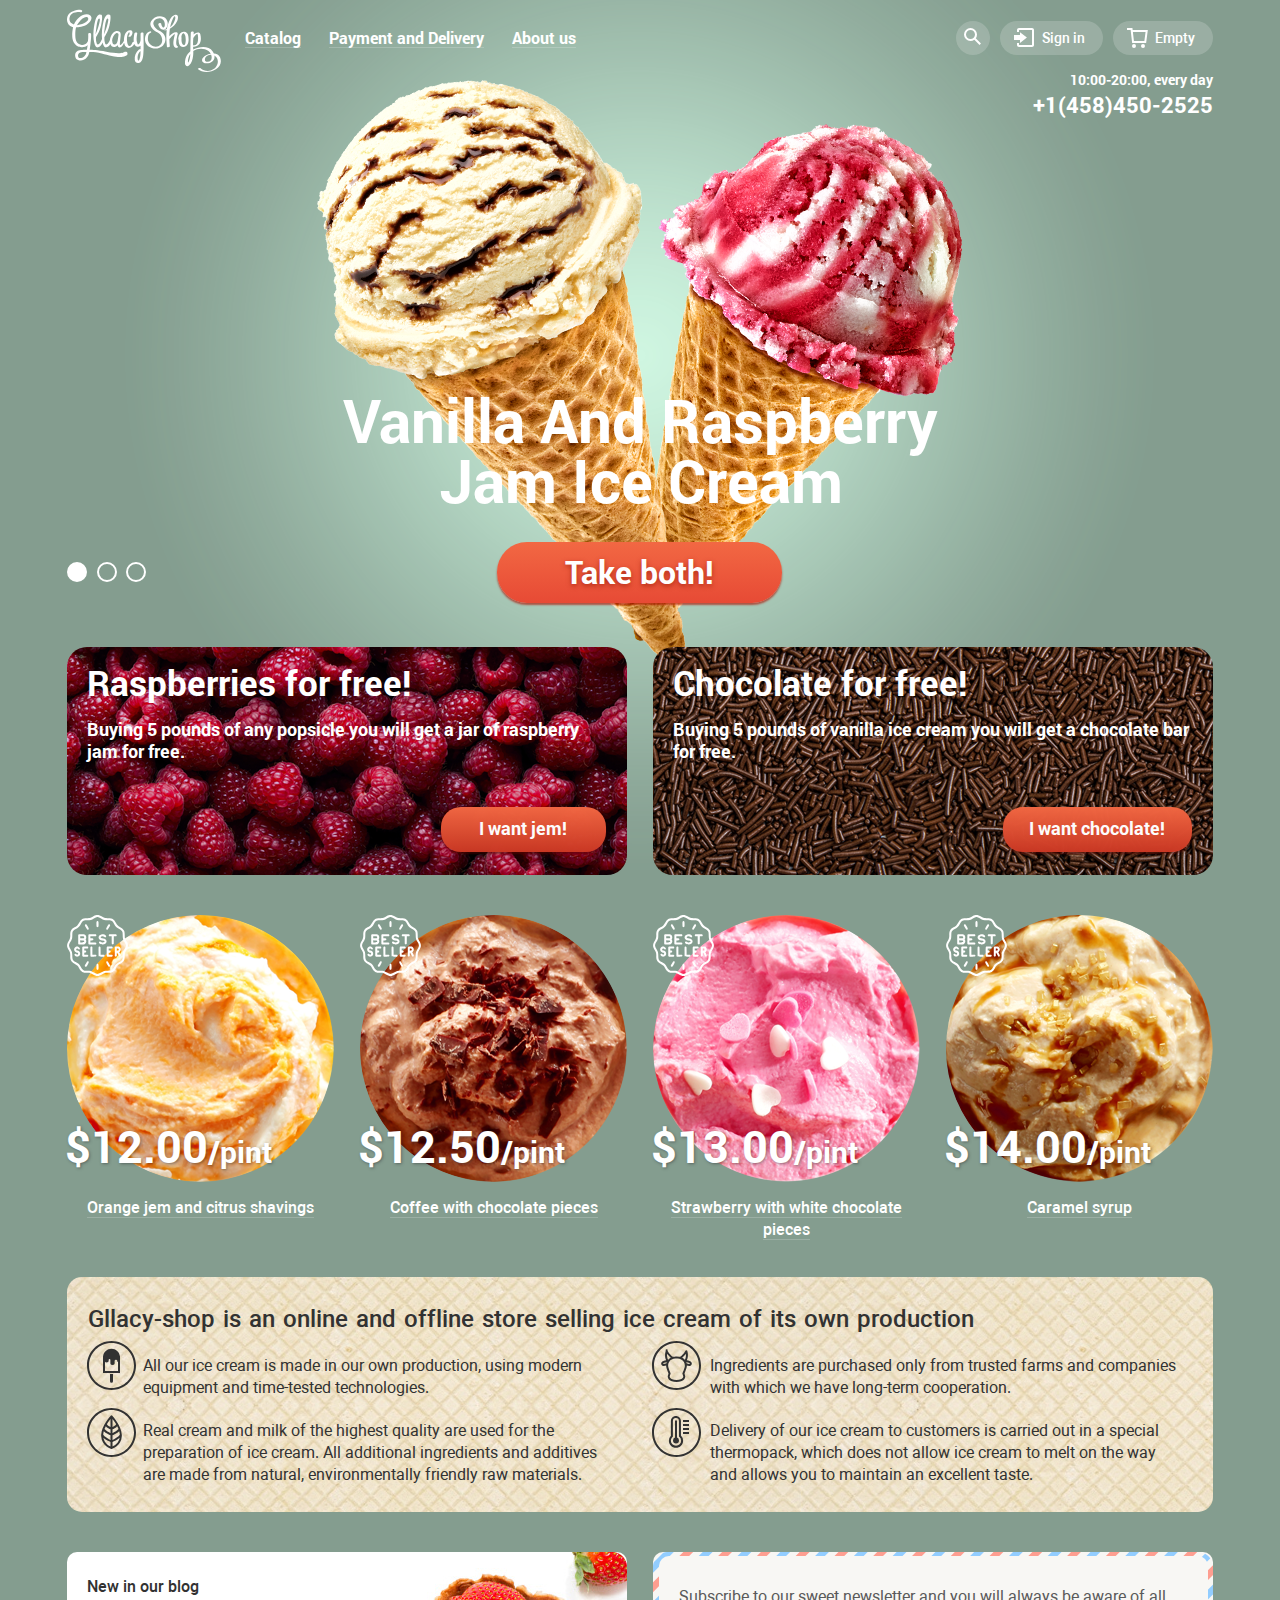
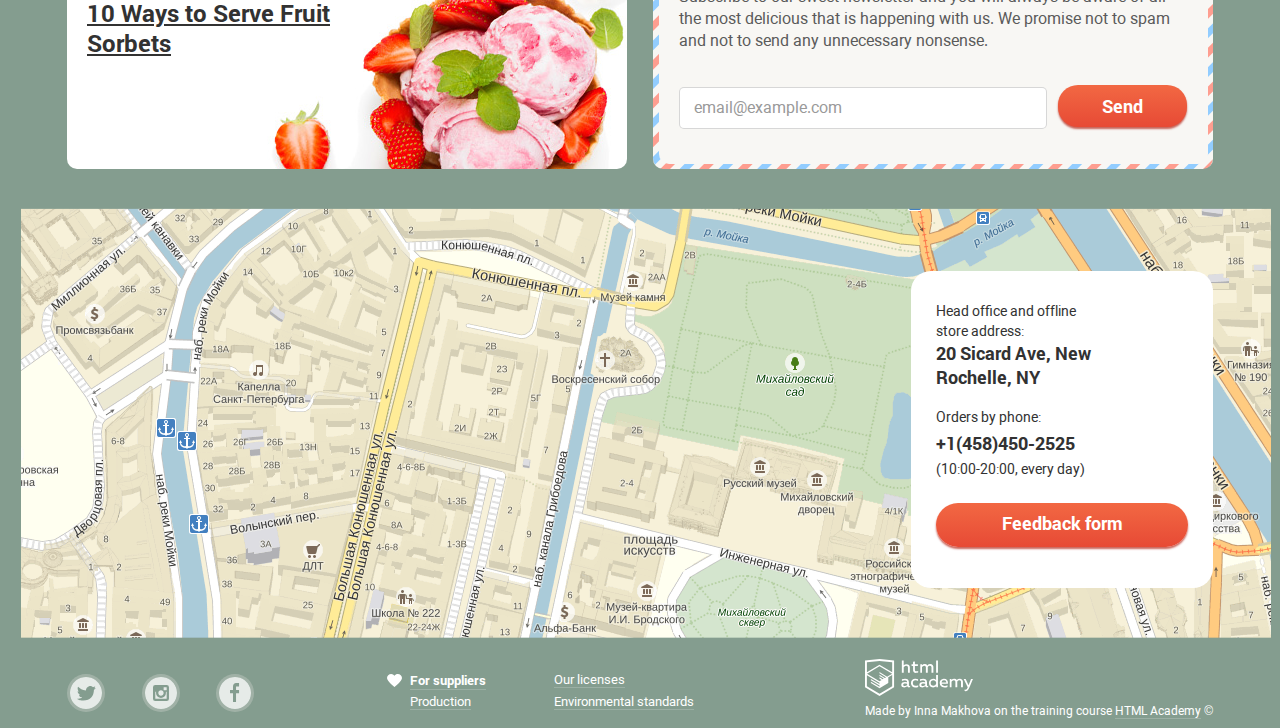
<file: index.html>
<!DOCTYPE html>
<html lang="en">
  <head>
    <meta charset="utf-8">
    <title>Gllacy</title>
    <link href="css/normalize.css" rel="stylesheet">
    <link href="css/style.min.css" rel="stylesheet">
  </head>

  <body>
    <header class="container">
      <div class="container-inner">
        <div class="container-inner-part">
          <a href="" class="logo-glaccy">
            <img src="img/logo.svg" width="154" height="64" alt="Gllacy shop logo">
          </a>
          <nav>
            <ul class="nav-list-container">
              <li class="nav-item">
                <a href="catalog.html" class="nav-link catalog">Catalog</a>
                <ul class="submenu">
                  <li>
                    <a href="">News</a>
                  </li>
                  <li>
                    <a href="">Classic</a>
                  </li>
                  <li>
                    <a href="">Sorbet</a>
                  </li>
                  <li>
                    <a href="">Popsicle</a>
                  </li>
                  <li>
                    <a href="">Lactose Free</a>
                  </li>
                </ul>
              </li>
              <li class="nav-item">
                <a href="" class="nav-link">Payment and Delivery</a>
              </li>
              <li class="nav-item">
                <a href="" class="nav-link">About us</a>
              </li>
            </ul>
          </nav>
        </div>
        <ul class="container-inner-part main-menu-list">
          <li class="main-menu-item">
            <a href="" aria-label="Search" class="main-menu-link search">
              <svg xmlns="http://www.w3.org/2000/svg" xmlns:xlink="http://www.w3.org/1999/xlink" width="17"
               height="17" viewBox="0 0 17 17"><path fill="#fff"
                  d="M16.958 15.527L11.75 10.32A6.455 6.455 0 0 0 13 6.5 6.5 6.5 0 1 0 6.5 13a6.465 6.465 0 0 0 3.839-1.263l5.205 5.204 1.414-1.414zM6.5 11C4.019 11 2 8.981 2 6.5S4.019 2 6.5 2 11 4.019 11 6.5 8.981 11 6.5 11z"/></svg>
            </a>
            <form action="https://echo.htmlacademy.ru" method="get" class="modal-search">
              <input type="search" name="search" id="search" placeholder="Quick search" aria-label="Search" class="input-search input-hover">
              <label for="search" class="visually-hidden">Search</label>
            </form>
          </li>
          <li class="main-menu-item">
            <a href="" class="main-menu-link enter">
              <svg xmlns="http://www.w3.org/2000/svg" xmlns:xlink="http://www.w3.org/1999/xlink" width="21" height="19" viewBox="0 0 21 19"><g fill="#fff"><path d="M6 14.875L12.917 9.5 6 4.125v2.917H-.042v4.917H6z"/><path d="M18 0H5C3.9 0 3 .9 3 2v2h2V2h13v15H5v-2H3v2c0 1.1.9 2 2 2h13c1.1 0 2-.9 2-2V2c0-1.1-.9-2-2-2z"/></g></svg>Sign in
            </a>
            <form action="https://echo.htmlacademy.ru" method="post" class="modal-enter">
              <input type="email" name="email" id="email" pattern="[a-z0-9._%+-]+@[a-z0-9.-]+\.[a-z]{2,}$" placeholder="Email" class="input-login-password input-hover">
              <label for="email" class="visually-hidden">Email</label>
              <input type="password" name="password" id="password" placeholder="Password" class="input-login-password input-hover">
              <label for="password" class="visually-hidden">Password</label>
              <div class="button-registration-container">
                <button type="submit" class="button-enter button-hover">Sign in</button>
                <div class="registration-container">
                  <a href="" class="registration-form">Forgot password</a>
                  <a href="" class="registration-form">Sign up</a>
                </div>
              </div>
            </form>
          </li>
          <li class="main-menu-item">
            <a href="" class="main-menu-link">
              <svg xmlns="http://www.w3.org/2000/svg" width="21" height="20" viewBox="0 0 21 20"><g fill="#FFF"><path
                  d="M5.657 2.031L5.422 0H0v2h3.64l1.5 13h13.988l1.699-12.969H5.657zM17.372 13H6.922L5.888 4.031h12.66L17.372 13z"/><circle cx="6.984" cy="18" r="2"/><circle cx="15.984" cy="18" r="2"/></g></svg>
            Empty
            </a>
          </li>
        </ul>
      </div>
    </header>

    <main>
      <div class="container contact-container">
        <p class="work-time">10:00-20:00, every day</p>
        <a href="tel:+14584502525" class="contact-phone">+1(458)450-2525</a>
      </div>
      <h1 class="visually-hidden">Online shop selling ice cream Gllacy-shop</h1>
      <section class="container slider">
        <h2 class="visually-hidden">Great choice</h2>
        <ul class="slide-list">
          <li class="slide-item show">
            <img src="img/fotoice1.png" width="1045" height="881" alt="Ice cream picture">
            <p class="slide-show">Vanilla And Raspberry Jam Ice Cream</p>
            <a href="" class="button-both button-hover">Take both!</a>
          </li>
          <li class="slide-item">
            <img src="img/fotoice2.png" width="1045" height="881" alt="Ice cream picture">
            <p class="slide-show">Chocolate And Lemon Sorbet</p>
            <a href="" class="button-both button-hover">Take both!</a>
          </li>
          <li class="slide-item">
            <img src="img/fotoice3.png" width="1045" height="881" alt="Ice cream picture">
            <p class="slide-show">Vanilla With Chocolate Syrup and Strawberry Sorbet</p>
            <a href="" class="button-both button-hover">Take both!</a>
          </li>
        </ul>
        <div class="slider-controls">
          <input type="radio" id="btn-1" name="btn" checked>
          <input type="radio" id="btn-2" name="btn">
          <input type="radio" id="btn-3" name="btn">
          <label for="btn-1"></label>
          <label for="btn-2"></label>
          <label for="btn-3"></label>
        </div>
      </section>

      <div class="container free-inner">
        <section class="free raspberry">
          <h2>Raspberries for free!</h2>
          <p>Buying 5 pounds of any popsicle you will get a jar of raspberry jam for free.</p>
          <a href="" class="button-hover want-jam">I want jem!</a>
        </section>
        <section class="free chocolate">
          <h2>Chocolate for free!</h2>
          <p>Buying 5 pounds of vanilla ice cream you will get a chocolate bar for free.</p>
          <a href="" class="button-hover want-chocolate">I want chocolate!</a>
        </section>
      </div>

      <section class="container">
        <h2 class="visually-hidden">Популярные товары</h2>
        <ul class="item-list-container">
          <li class="item">
            <svg class="hit"  xmlns="http://www.w3.org/2000/svg" width="61" height="61" preserveAspectRatio="xMidYMid meet" viewBox="0 0 512.000000 512.000000">
              <g transform="translate(0.000000,512.000000) scale(0.100000,-0.100000)" fill="#FFFFFF" stroke="none">
                <path d="M2481 5110 c-109 -23 -209 -67 -329 -144 -79 -52 -167 -92 -232 -108 -25 -6 -135 -12 -245 -13 -171 -2 -211 -6 -274 -24 -104 -31 -143 -53 -214 -124 -72 -70 -106 -118 -167 -232 -56 -105 -109 -182 -157 -227 -44 -42 -154 -114 -234 -152 -80 -39 -183 -120 -239 -187 -86 -103 -126 -256 -116 -444 11 -206 -19 -332 -119 -486 -198 -307 -198 -511 0 -818 100 -154 130 -280 119 -486 -10 -188 30 -341 116 -444 56 -67 159 -148 239 -187 80 -38 190 -110 234 -152 48 -45 101 -122 157 -227 61 -114 95 -162 167 -232 71 -71 110 -93 214 -124 63 -18 103 -22 274 -24 110 -1 221 -8 247 -14 67 -16 146 -52 228 -105 307 -199 512 -199 818 -2 79 52 167 92 232 108 25 6 135 12 245 13 171 2 211 6 274 24 104 31 143 53 214 124 72 70 106 118 167 232 106 198 168 259 365 364 154 82 267 180 315 272 49 94 62 174 65 384 1 110 7 220 13 245 16 65 56 153 108 232 197 305 197 511 0 816 -52 79 -92 167 -108 232 -6 25 -12 135 -13 245 -3 210 -16 290 -65 384 -48 92 -161 190 -315 271 -197 105 -259 167 -365 365 -61 114 -95 162 -167 232 -71 71 -110 93 -214 124 -63 18 -103 22 -274 24 -110 1 -220 7 -245 13 -65 16 -153 56 -232 108 -184 119 -359 170 -487 144z m154 -175 c81 -21 135 -47 228 -106 195 -125 288 -151 562 -154 168 -2 210 -6 261 -22 108 -35 177 -106 268 -278 117 -219 205 -305 440 -431 150 -81 226 -155 256 -251 19 -59 23 -94 25 -268 3 -277 27 -363 158 -570 59 -93 91 -164 108 -247 19 -85 -18 -202 -108 -343 -131 -207 -155 -293 -158 -570 -3 -251 -17 -306 -98 -387 -60 -61 -94 -85 -228 -157 -184 -100 -280 -196 -380 -380 -72 -134 -96 -168 -157 -228 -81 -81 -136 -95 -387 -98 -277 -3 -363 -27 -570 -158 -93 -59 -164 -91 -247 -108 -85 -19 -202 18 -343 108 -209 132 -292 155 -570 158 -175 2 -209 5 -268 24 -96 31 -171 107 -251 257 -68 127 -126 212 -186 272 -49 48 -177 136 -260 177 -80 40 -173 109 -210 155 -59 74 -72 139 -75 365 -3 277 -27 363 -158 570 -59 93 -91 164 -108 246 -19 88 18 204 114 356 64 100 118 220 137 303 7 31 13 141 15 255 3 261 16 307 110 399 41 41 92 77 147 106 249 128 343 220 474 464 81 150 155 226 251 257 59 19 94 22 268 24 276 3 366 28 561 153 92 59 148 86 225 106 70 19 83 19 154 1z"/>
                <path d="M2518 4594 c-42 -22 -50 -67 -46 -266 3 -171 4 -177 27 -202 18 -19 35 -26 61 -26 26 0 43 7 61 26 23 25 24 31 27 202 4 202 -3 244 -48 267 -36 18 -47 18 -82 -1z"/>
                <path d="M1527 4328 c-26 -20 -38 -64 -26 -95 20 -54 182 -324 202 -338 32 -22 74 -18 102 10 42 41 34 73 -61 240 -48 82 -96 160 -107 173 -23 25 -82 30 -110 10z"/>
                <path d="M3483 4318 c-11 -13 -59 -90 -107 -173 -95 -166 -104 -198 -61 -240 28 -28 70 -32 102 -10 20 14 182 284 202 338 12 31 0 73 -27 93 -28 22 -86 17 -109 -8z"/>
                <path d="M972 3475 l-32 -27 0 -374 0 -375 25 -24 24 -25 218 0 c198 0 222 2 263 21 90 41 139 112 148 216 4 56 1 70 -28 129 -29 60 -31 67 -16 83 41 45 57 148 34 223 -15 50 -78 122 -132 151 -38 20 -57 22 -257 25 l-216 3 -31 -26z m449 -174 c37 -38 39 -82 4 -116 -23 -24 -28 -25 -170 -25 l-145 0 0 85 0 85 141 0 141 0 29 -29z m5 -344 c31 -37 31 -81 -1 -112 -23 -24 -28 -25 -170 -25 l-145 0 0 86 0 85 146 -3 c146 -3 146 -3 170 -31z"/>
                <path d="M1824 3476 l-29 -24 -3 -359 c-2 -197 0 -368 3 -381 3 -12 14 -31 25 -42 19 -19 35 -20 313 -20 l294 0 21 23 c31 33 29 87 -4 118 -25 24 -28 24 -255 27 l-230 3 3 82 3 82 108 5 c94 4 111 8 123 25 36 49 25 106 -26 132 -15 7 -64 13 -117 13 l-93 0 0 85 0 85 229 0 c216 0 230 1 255 21 32 26 36 84 7 120 l-19 24 -290 3 -290 3 -28 -25z"/>
                <path d="M2885 3486 c-149 -37 -235 -126 -235 -245 0 -137 119 -232 316 -252 102 -11 165 -34 184 -69 27 -50 -56 -100 -164 -100 -69 0 -93 8 -162 55 -20 14 -47 25 -60 25 -32 0 -73 -39 -80 -76 -5 -27 0 -38 29 -71 20 -22 62 -52 94 -68 49 -24 73 -30 154 -33 114 -5 182 11 255 60 133 90 146 254 28 358 -53 46 -111 69 -206 81 -46 6 -97 13 -114 15 -52 7 -99 45 -99 79 0 24 7 34 42 53 87 48 193 39 273 -24 51 -40 88 -43 126 -10 37 31 38 84 4 121 -88 94 -246 135 -385 101z"/>
                <path d="M3531 3474 c-40 -33 -43 -83 -6 -119 22 -23 31 -25 124 -25 l100 0 3 -314 3 -314 24 -26 c18 -19 35 -26 61 -26 26 0 43 7 61 26 l24 26 3 314 3 314 100 0 c93 0 102 2 124 25 35 34 33 78 -4 116 l-29 29 -280 0 -280 0 -31 -26z"/>
                <path d="M745 2449 c-117 -58 -171 -185 -133 -313 19 -63 100 -140 167 -160 30 -9 66 -16 80 -16 43 -1 81 -43 81 -89 0 -29 -40 -70 -77 -77 -27 -5 -37 0 -76 35 -34 32 -52 41 -80 41 -120 0 -106 -144 22 -213 66 -37 124 -43 195 -23 131 38 209 172 177 302 -27 107 -109 178 -223 194 -49 7 -68 15 -85 35 -48 55 -11 135 61 135 28 0 44 -8 75 -40 52 -53 96 -55 136 -8 21 25 25 38 21 62 -9 45 -56 97 -116 129 -66 34 -163 37 -225 6z"/>
                <path d="M1305 2445 l-25 -24 0 -371 0 -372 29 -29 29 -29 192 0 c193 0 220 4 247 39 21 27 15 79 -12 106 -23 24 -28 25 -170 25 l-145 0 0 84 0 84 62 4 c51 4 65 9 85 32 30 36 30 80 -2 111 -20 21 -34 25 -85 25 l-60 0 0 84 0 85 146 3 c146 3 146 3 170 31 29 34 31 76 3 111 l-20 26 -210 0 c-210 0 -210 0 -234 -25z"/>
                <path d="M1990 2450 c-11 -11 -22 -30 -25 -42 -3 -13 -5 -184 -3 -381 l3 -359 28 -24 c28 -24 32 -24 218 -24 238 0 259 8 259 95 0 24 -7 39 -26 54 -24 19 -40 21 -170 21 l-144 0 0 318 0 319 -23 21 c-30 29 -89 30 -117 2z"/>
                <path d="M2672 2447 c-22 -23 -22 -27 -22 -399 0 -355 1 -377 19 -399 19 -24 23 -24 224 -27 201 -3 205 -3 231 20 40 35 44 77 11 116 l-27 32 -144 0 -144 0 0 299 c0 165 -4 311 -9 324 -15 39 -40 57 -80 57 -26 0 -44 -7 -59 -23z"/>
                <path d="M3351 2444 c-20 -26 -21 -37 -21 -398 1 -276 4 -375 13 -387 27 -35 54 -39 247 -39 l192 0 29 29 c16 16 29 39 29 51 0 29 -26 76 -45 84 -9 3 -79 6 -156 6 l-139 0 0 85 0 85 48 0 c81 0 133 45 118 103 -12 50 -40 67 -106 67 l-60 0 0 84 0 84 146 4 c146 3 146 3 170 31 31 37 31 81 -1 112 -24 25 -24 25 -234 25 l-210 0 -20 -26z"/>
                <path d="M4035 2445 l-25 -24 0 -371 0 -372 29 -29 c38 -38 74 -38 112 0 l29 29 0 141 c0 193 9 192 115 -17 85 -166 107 -191 158 -178 37 9 67 44 67 78 0 16 -29 87 -65 158 l-65 130 42 37 c115 104 116 282 3 382 -62 54 -89 61 -240 61 -131 0 -137 -1 -160 -25z m290 -170 c32 -31 32 -75 2 -111 -20 -23 -34 -28 -85 -32 l-62 -4 0 86 0 86 60 0 c51 0 65 -4 85 -25z"/>
                <path d="M1696 1218 c-27 -25 -206 -333 -206 -355 0 -52 67 -101 113 -84 33 13 46 32 141 196 95 167 103 199 61 240 -31 32 -76 33 -109 3z"/>
                <path d="M3316 1219 c-46 -36 -37 -74 60 -244 105 -181 116 -195 163 -195 62 1 101 53 80 107 -20 54 -182 324 -202 338 -30 21 -70 19 -101 -6z"/>
                <path d="M2499 994 c-23 -25 -24 -31 -27 -202 -4 -209 3 -245 54 -269 32 -16 36 -16 68 0 51 24 58 60 54 269 -3 171 -4 177 -27 202 -34 36 -88 36 -122 0z"/>
              </g>
            </svg>
            <img class="item-image" src="img/product1.png" width="267" height="267"
                alt="Ice cream picture">
            <div class="price">
              <p>$12.00<span>/pint</span></p>
            </div>
            <a href="" class="description-ice">Orange jem and citrus shavings</a>
            <div class="item-hover">
              <button type="button" class="button-view button-hover">Quick View</button>
            </div>
          </li>
          <li class="item">
            <svg class="hit"  xmlns="http://www.w3.org/2000/svg" width="61" height="61" preserveAspectRatio="xMidYMid meet" viewBox="0 0 512.000000 512.000000">
              <g transform="translate(0.000000,512.000000) scale(0.100000,-0.100000)" fill="#FFFFFF" stroke="none">
                <path d="M2481 5110 c-109 -23 -209 -67 -329 -144 -79 -52 -167 -92 -232 -108 -25 -6 -135 -12 -245 -13 -171 -2 -211 -6 -274 -24 -104 -31 -143 -53 -214 -124 -72 -70 -106 -118 -167 -232 -56 -105 -109 -182 -157 -227 -44 -42 -154 -114 -234 -152 -80 -39 -183 -120 -239 -187 -86 -103 -126 -256 -116 -444 11 -206 -19 -332 -119 -486 -198 -307 -198 -511 0 -818 100 -154 130 -280 119 -486 -10 -188 30 -341 116 -444 56 -67 159 -148 239 -187 80 -38 190 -110 234 -152 48 -45 101 -122 157 -227 61 -114 95 -162 167 -232 71 -71 110 -93 214 -124 63 -18 103 -22 274 -24 110 -1 221 -8 247 -14 67 -16 146 -52 228 -105 307 -199 512 -199 818 -2 79 52 167 92 232 108 25 6 135 12 245 13 171 2 211 6 274 24 104 31 143 53 214 124 72 70 106 118 167 232 106 198 168 259 365 364 154 82 267 180 315 272 49 94 62 174 65 384 1 110 7 220 13 245 16 65 56 153 108 232 197 305 197 511 0 816 -52 79 -92 167 -108 232 -6 25 -12 135 -13 245 -3 210 -16 290 -65 384 -48 92 -161 190 -315 271 -197 105 -259 167 -365 365 -61 114 -95 162 -167 232 -71 71 -110 93 -214 124 -63 18 -103 22 -274 24 -110 1 -220 7 -245 13 -65 16 -153 56 -232 108 -184 119 -359 170 -487 144z m154 -175 c81 -21 135 -47 228 -106 195 -125 288 -151 562 -154 168 -2 210 -6 261 -22 108 -35 177 -106 268 -278 117 -219 205 -305 440 -431 150 -81 226 -155 256 -251 19 -59 23 -94 25 -268 3 -277 27 -363 158 -570 59 -93 91 -164 108 -247 19 -85 -18 -202 -108 -343 -131 -207 -155 -293 -158 -570 -3 -251 -17 -306 -98 -387 -60 -61 -94 -85 -228 -157 -184 -100 -280 -196 -380 -380 -72 -134 -96 -168 -157 -228 -81 -81 -136 -95 -387 -98 -277 -3 -363 -27 -570 -158 -93 -59 -164 -91 -247 -108 -85 -19 -202 18 -343 108 -209 132 -292 155 -570 158 -175 2 -209 5 -268 24 -96 31 -171 107 -251 257 -68 127 -126 212 -186 272 -49 48 -177 136 -260 177 -80 40 -173 109 -210 155 -59 74 -72 139 -75 365 -3 277 -27 363 -158 570 -59 93 -91 164 -108 246 -19 88 18 204 114 356 64 100 118 220 137 303 7 31 13 141 15 255 3 261 16 307 110 399 41 41 92 77 147 106 249 128 343 220 474 464 81 150 155 226 251 257 59 19 94 22 268 24 276 3 366 28 561 153 92 59 148 86 225 106 70 19 83 19 154 1z"/>
                <path d="M2518 4594 c-42 -22 -50 -67 -46 -266 3 -171 4 -177 27 -202 18 -19 35 -26 61 -26 26 0 43 7 61 26 23 25 24 31 27 202 4 202 -3 244 -48 267 -36 18 -47 18 -82 -1z"/>
                <path d="M1527 4328 c-26 -20 -38 -64 -26 -95 20 -54 182 -324 202 -338 32 -22 74 -18 102 10 42 41 34 73 -61 240 -48 82 -96 160 -107 173 -23 25 -82 30 -110 10z"/>
                <path d="M3483 4318 c-11 -13 -59 -90 -107 -173 -95 -166 -104 -198 -61 -240 28 -28 70 -32 102 -10 20 14 182 284 202 338 12 31 0 73 -27 93 -28 22 -86 17 -109 -8z"/>
                <path d="M972 3475 l-32 -27 0 -374 0 -375 25 -24 24 -25 218 0 c198 0 222 2 263 21 90 41 139 112 148 216 4 56 1 70 -28 129 -29 60 -31 67 -16 83 41 45 57 148 34 223 -15 50 -78 122 -132 151 -38 20 -57 22 -257 25 l-216 3 -31 -26z m449 -174 c37 -38 39 -82 4 -116 -23 -24 -28 -25 -170 -25 l-145 0 0 85 0 85 141 0 141 0 29 -29z m5 -344 c31 -37 31 -81 -1 -112 -23 -24 -28 -25 -170 -25 l-145 0 0 86 0 85 146 -3 c146 -3 146 -3 170 -31z"/>
                <path d="M1824 3476 l-29 -24 -3 -359 c-2 -197 0 -368 3 -381 3 -12 14 -31 25 -42 19 -19 35 -20 313 -20 l294 0 21 23 c31 33 29 87 -4 118 -25 24 -28 24 -255 27 l-230 3 3 82 3 82 108 5 c94 4 111 8 123 25 36 49 25 106 -26 132 -15 7 -64 13 -117 13 l-93 0 0 85 0 85 229 0 c216 0 230 1 255 21 32 26 36 84 7 120 l-19 24 -290 3 -290 3 -28 -25z"/>
                <path d="M2885 3486 c-149 -37 -235 -126 -235 -245 0 -137 119 -232 316 -252 102 -11 165 -34 184 -69 27 -50 -56 -100 -164 -100 -69 0 -93 8 -162 55 -20 14 -47 25 -60 25 -32 0 -73 -39 -80 -76 -5 -27 0 -38 29 -71 20 -22 62 -52 94 -68 49 -24 73 -30 154 -33 114 -5 182 11 255 60 133 90 146 254 28 358 -53 46 -111 69 -206 81 -46 6 -97 13 -114 15 -52 7 -99 45 -99 79 0 24 7 34 42 53 87 48 193 39 273 -24 51 -40 88 -43 126 -10 37 31 38 84 4 121 -88 94 -246 135 -385 101z"/>
                <path d="M3531 3474 c-40 -33 -43 -83 -6 -119 22 -23 31 -25 124 -25 l100 0 3 -314 3 -314 24 -26 c18 -19 35 -26 61 -26 26 0 43 7 61 26 l24 26 3 314 3 314 100 0 c93 0 102 2 124 25 35 34 33 78 -4 116 l-29 29 -280 0 -280 0 -31 -26z"/>
                <path d="M745 2449 c-117 -58 -171 -185 -133 -313 19 -63 100 -140 167 -160 30 -9 66 -16 80 -16 43 -1 81 -43 81 -89 0 -29 -40 -70 -77 -77 -27 -5 -37 0 -76 35 -34 32 -52 41 -80 41 -120 0 -106 -144 22 -213 66 -37 124 -43 195 -23 131 38 209 172 177 302 -27 107 -109 178 -223 194 -49 7 -68 15 -85 35 -48 55 -11 135 61 135 28 0 44 -8 75 -40 52 -53 96 -55 136 -8 21 25 25 38 21 62 -9 45 -56 97 -116 129 -66 34 -163 37 -225 6z"/>
                <path d="M1305 2445 l-25 -24 0 -371 0 -372 29 -29 29 -29 192 0 c193 0 220 4 247 39 21 27 15 79 -12 106 -23 24 -28 25 -170 25 l-145 0 0 84 0 84 62 4 c51 4 65 9 85 32 30 36 30 80 -2 111 -20 21 -34 25 -85 25 l-60 0 0 84 0 85 146 3 c146 3 146 3 170 31 29 34 31 76 3 111 l-20 26 -210 0 c-210 0 -210 0 -234 -25z"/>
                <path d="M1990 2450 c-11 -11 -22 -30 -25 -42 -3 -13 -5 -184 -3 -381 l3 -359 28 -24 c28 -24 32 -24 218 -24 238 0 259 8 259 95 0 24 -7 39 -26 54 -24 19 -40 21 -170 21 l-144 0 0 318 0 319 -23 21 c-30 29 -89 30 -117 2z"/>
                <path d="M2672 2447 c-22 -23 -22 -27 -22 -399 0 -355 1 -377 19 -399 19 -24 23 -24 224 -27 201 -3 205 -3 231 20 40 35 44 77 11 116 l-27 32 -144 0 -144 0 0 299 c0 165 -4 311 -9 324 -15 39 -40 57 -80 57 -26 0 -44 -7 -59 -23z"/>
                <path d="M3351 2444 c-20 -26 -21 -37 -21 -398 1 -276 4 -375 13 -387 27 -35 54 -39 247 -39 l192 0 29 29 c16 16 29 39 29 51 0 29 -26 76 -45 84 -9 3 -79 6 -156 6 l-139 0 0 85 0 85 48 0 c81 0 133 45 118 103 -12 50 -40 67 -106 67 l-60 0 0 84 0 84 146 4 c146 3 146 3 170 31 31 37 31 81 -1 112 -24 25 -24 25 -234 25 l-210 0 -20 -26z"/>
                <path d="M4035 2445 l-25 -24 0 -371 0 -372 29 -29 c38 -38 74 -38 112 0 l29 29 0 141 c0 193 9 192 115 -17 85 -166 107 -191 158 -178 37 9 67 44 67 78 0 16 -29 87 -65 158 l-65 130 42 37 c115 104 116 282 3 382 -62 54 -89 61 -240 61 -131 0 -137 -1 -160 -25z m290 -170 c32 -31 32 -75 2 -111 -20 -23 -34 -28 -85 -32 l-62 -4 0 86 0 86 60 0 c51 0 65 -4 85 -25z"/>
                <path d="M1696 1218 c-27 -25 -206 -333 -206 -355 0 -52 67 -101 113 -84 33 13 46 32 141 196 95 167 103 199 61 240 -31 32 -76 33 -109 3z"/>
                <path d="M3316 1219 c-46 -36 -37 -74 60 -244 105 -181 116 -195 163 -195 62 1 101 53 80 107 -20 54 -182 324 -202 338 -30 21 -70 19 -101 -6z"/>
                <path d="M2499 994 c-23 -25 -24 -31 -27 -202 -4 -209 3 -245 54 -269 32 -16 36 -16 68 0 51 24 58 60 54 269 -3 171 -4 177 -27 202 -34 36 -88 36 -122 0z"/>
              </g>
            </svg>
            <img class="item-image" src="img/product2.png" width="267" height="267"
                alt="Ice cream picture">
            <div class="price">
              <p>$12.50<span>/pint</span></p>
            </div>
            <a href="" class="description-ice">Coffee with chocolate pieces</a>
            <div class="item-hover">
              <button type="button" class="button-view button-hover">Quick View</button>
            </div>
          </li>
          <li class="item">
            <svg class="hit"  xmlns="http://www.w3.org/2000/svg" width="61" height="61" preserveAspectRatio="xMidYMid meet" viewBox="0 0 512.000000 512.000000">
              <g transform="translate(0.000000,512.000000) scale(0.100000,-0.100000)" fill="#FFFFFF" stroke="none">
                <path d="M2481 5110 c-109 -23 -209 -67 -329 -144 -79 -52 -167 -92 -232 -108 -25 -6 -135 -12 -245 -13 -171 -2 -211 -6 -274 -24 -104 -31 -143 -53 -214 -124 -72 -70 -106 -118 -167 -232 -56 -105 -109 -182 -157 -227 -44 -42 -154 -114 -234 -152 -80 -39 -183 -120 -239 -187 -86 -103 -126 -256 -116 -444 11 -206 -19 -332 -119 -486 -198 -307 -198 -511 0 -818 100 -154 130 -280 119 -486 -10 -188 30 -341 116 -444 56 -67 159 -148 239 -187 80 -38 190 -110 234 -152 48 -45 101 -122 157 -227 61 -114 95 -162 167 -232 71 -71 110 -93 214 -124 63 -18 103 -22 274 -24 110 -1 221 -8 247 -14 67 -16 146 -52 228 -105 307 -199 512 -199 818 -2 79 52 167 92 232 108 25 6 135 12 245 13 171 2 211 6 274 24 104 31 143 53 214 124 72 70 106 118 167 232 106 198 168 259 365 364 154 82 267 180 315 272 49 94 62 174 65 384 1 110 7 220 13 245 16 65 56 153 108 232 197 305 197 511 0 816 -52 79 -92 167 -108 232 -6 25 -12 135 -13 245 -3 210 -16 290 -65 384 -48 92 -161 190 -315 271 -197 105 -259 167 -365 365 -61 114 -95 162 -167 232 -71 71 -110 93 -214 124 -63 18 -103 22 -274 24 -110 1 -220 7 -245 13 -65 16 -153 56 -232 108 -184 119 -359 170 -487 144z m154 -175 c81 -21 135 -47 228 -106 195 -125 288 -151 562 -154 168 -2 210 -6 261 -22 108 -35 177 -106 268 -278 117 -219 205 -305 440 -431 150 -81 226 -155 256 -251 19 -59 23 -94 25 -268 3 -277 27 -363 158 -570 59 -93 91 -164 108 -247 19 -85 -18 -202 -108 -343 -131 -207 -155 -293 -158 -570 -3 -251 -17 -306 -98 -387 -60 -61 -94 -85 -228 -157 -184 -100 -280 -196 -380 -380 -72 -134 -96 -168 -157 -228 -81 -81 -136 -95 -387 -98 -277 -3 -363 -27 -570 -158 -93 -59 -164 -91 -247 -108 -85 -19 -202 18 -343 108 -209 132 -292 155 -570 158 -175 2 -209 5 -268 24 -96 31 -171 107 -251 257 -68 127 -126 212 -186 272 -49 48 -177 136 -260 177 -80 40 -173 109 -210 155 -59 74 -72 139 -75 365 -3 277 -27 363 -158 570 -59 93 -91 164 -108 246 -19 88 18 204 114 356 64 100 118 220 137 303 7 31 13 141 15 255 3 261 16 307 110 399 41 41 92 77 147 106 249 128 343 220 474 464 81 150 155 226 251 257 59 19 94 22 268 24 276 3 366 28 561 153 92 59 148 86 225 106 70 19 83 19 154 1z"/>
                <path d="M2518 4594 c-42 -22 -50 -67 -46 -266 3 -171 4 -177 27 -202 18 -19 35 -26 61 -26 26 0 43 7 61 26 23 25 24 31 27 202 4 202 -3 244 -48 267 -36 18 -47 18 -82 -1z"/>
                <path d="M1527 4328 c-26 -20 -38 -64 -26 -95 20 -54 182 -324 202 -338 32 -22 74 -18 102 10 42 41 34 73 -61 240 -48 82 -96 160 -107 173 -23 25 -82 30 -110 10z"/>
                <path d="M3483 4318 c-11 -13 -59 -90 -107 -173 -95 -166 -104 -198 -61 -240 28 -28 70 -32 102 -10 20 14 182 284 202 338 12 31 0 73 -27 93 -28 22 -86 17 -109 -8z"/>
                <path d="M972 3475 l-32 -27 0 -374 0 -375 25 -24 24 -25 218 0 c198 0 222 2 263 21 90 41 139 112 148 216 4 56 1 70 -28 129 -29 60 -31 67 -16 83 41 45 57 148 34 223 -15 50 -78 122 -132 151 -38 20 -57 22 -257 25 l-216 3 -31 -26z m449 -174 c37 -38 39 -82 4 -116 -23 -24 -28 -25 -170 -25 l-145 0 0 85 0 85 141 0 141 0 29 -29z m5 -344 c31 -37 31 -81 -1 -112 -23 -24 -28 -25 -170 -25 l-145 0 0 86 0 85 146 -3 c146 -3 146 -3 170 -31z"/>
                <path d="M1824 3476 l-29 -24 -3 -359 c-2 -197 0 -368 3 -381 3 -12 14 -31 25 -42 19 -19 35 -20 313 -20 l294 0 21 23 c31 33 29 87 -4 118 -25 24 -28 24 -255 27 l-230 3 3 82 3 82 108 5 c94 4 111 8 123 25 36 49 25 106 -26 132 -15 7 -64 13 -117 13 l-93 0 0 85 0 85 229 0 c216 0 230 1 255 21 32 26 36 84 7 120 l-19 24 -290 3 -290 3 -28 -25z"/>
                <path d="M2885 3486 c-149 -37 -235 -126 -235 -245 0 -137 119 -232 316 -252 102 -11 165 -34 184 -69 27 -50 -56 -100 -164 -100 -69 0 -93 8 -162 55 -20 14 -47 25 -60 25 -32 0 -73 -39 -80 -76 -5 -27 0 -38 29 -71 20 -22 62 -52 94 -68 49 -24 73 -30 154 -33 114 -5 182 11 255 60 133 90 146 254 28 358 -53 46 -111 69 -206 81 -46 6 -97 13 -114 15 -52 7 -99 45 -99 79 0 24 7 34 42 53 87 48 193 39 273 -24 51 -40 88 -43 126 -10 37 31 38 84 4 121 -88 94 -246 135 -385 101z"/>
                <path d="M3531 3474 c-40 -33 -43 -83 -6 -119 22 -23 31 -25 124 -25 l100 0 3 -314 3 -314 24 -26 c18 -19 35 -26 61 -26 26 0 43 7 61 26 l24 26 3 314 3 314 100 0 c93 0 102 2 124 25 35 34 33 78 -4 116 l-29 29 -280 0 -280 0 -31 -26z"/>
                <path d="M745 2449 c-117 -58 -171 -185 -133 -313 19 -63 100 -140 167 -160 30 -9 66 -16 80 -16 43 -1 81 -43 81 -89 0 -29 -40 -70 -77 -77 -27 -5 -37 0 -76 35 -34 32 -52 41 -80 41 -120 0 -106 -144 22 -213 66 -37 124 -43 195 -23 131 38 209 172 177 302 -27 107 -109 178 -223 194 -49 7 -68 15 -85 35 -48 55 -11 135 61 135 28 0 44 -8 75 -40 52 -53 96 -55 136 -8 21 25 25 38 21 62 -9 45 -56 97 -116 129 -66 34 -163 37 -225 6z"/>
                <path d="M1305 2445 l-25 -24 0 -371 0 -372 29 -29 29 -29 192 0 c193 0 220 4 247 39 21 27 15 79 -12 106 -23 24 -28 25 -170 25 l-145 0 0 84 0 84 62 4 c51 4 65 9 85 32 30 36 30 80 -2 111 -20 21 -34 25 -85 25 l-60 0 0 84 0 85 146 3 c146 3 146 3 170 31 29 34 31 76 3 111 l-20 26 -210 0 c-210 0 -210 0 -234 -25z"/>
                <path d="M1990 2450 c-11 -11 -22 -30 -25 -42 -3 -13 -5 -184 -3 -381 l3 -359 28 -24 c28 -24 32 -24 218 -24 238 0 259 8 259 95 0 24 -7 39 -26 54 -24 19 -40 21 -170 21 l-144 0 0 318 0 319 -23 21 c-30 29 -89 30 -117 2z"/>
                <path d="M2672 2447 c-22 -23 -22 -27 -22 -399 0 -355 1 -377 19 -399 19 -24 23 -24 224 -27 201 -3 205 -3 231 20 40 35 44 77 11 116 l-27 32 -144 0 -144 0 0 299 c0 165 -4 311 -9 324 -15 39 -40 57 -80 57 -26 0 -44 -7 -59 -23z"/>
                <path d="M3351 2444 c-20 -26 -21 -37 -21 -398 1 -276 4 -375 13 -387 27 -35 54 -39 247 -39 l192 0 29 29 c16 16 29 39 29 51 0 29 -26 76 -45 84 -9 3 -79 6 -156 6 l-139 0 0 85 0 85 48 0 c81 0 133 45 118 103 -12 50 -40 67 -106 67 l-60 0 0 84 0 84 146 4 c146 3 146 3 170 31 31 37 31 81 -1 112 -24 25 -24 25 -234 25 l-210 0 -20 -26z"/>
                <path d="M4035 2445 l-25 -24 0 -371 0 -372 29 -29 c38 -38 74 -38 112 0 l29 29 0 141 c0 193 9 192 115 -17 85 -166 107 -191 158 -178 37 9 67 44 67 78 0 16 -29 87 -65 158 l-65 130 42 37 c115 104 116 282 3 382 -62 54 -89 61 -240 61 -131 0 -137 -1 -160 -25z m290 -170 c32 -31 32 -75 2 -111 -20 -23 -34 -28 -85 -32 l-62 -4 0 86 0 86 60 0 c51 0 65 -4 85 -25z"/>
                <path d="M1696 1218 c-27 -25 -206 -333 -206 -355 0 -52 67 -101 113 -84 33 13 46 32 141 196 95 167 103 199 61 240 -31 32 -76 33 -109 3z"/>
                <path d="M3316 1219 c-46 -36 -37 -74 60 -244 105 -181 116 -195 163 -195 62 1 101 53 80 107 -20 54 -182 324 -202 338 -30 21 -70 19 -101 -6z"/>
                <path d="M2499 994 c-23 -25 -24 -31 -27 -202 -4 -209 3 -245 54 -269 32 -16 36 -16 68 0 51 24 58 60 54 269 -3 171 -4 177 -27 202 -34 36 -88 36 -122 0z"/>
              </g>
            </svg>
            <img class="item-image" src="img/product3.png" width="267" height="267"
                alt="Ice cream picture">
            <div class="price">
              <p>$13.00<span>/pint</span></p>
            </div>
            <a href="" class="description-ice">Strawberry with white chocolate pieces</a>
            <div class="item-hover">
              <button type="button" class="button-view button-hover">Quick View</button>
            </div>
          </li>
          <li class="item">
            <svg class="hit"  xmlns="http://www.w3.org/2000/svg" width="61" height="61" preserveAspectRatio="xMidYMid meet" viewBox="0 0 512.000000 512.000000">
              <g transform="translate(0.000000,512.000000) scale(0.100000,-0.100000)" fill="#FFFFFF" stroke="none">
                <path d="M2481 5110 c-109 -23 -209 -67 -329 -144 -79 -52 -167 -92 -232 -108 -25 -6 -135 -12 -245 -13 -171 -2 -211 -6 -274 -24 -104 -31 -143 -53 -214 -124 -72 -70 -106 -118 -167 -232 -56 -105 -109 -182 -157 -227 -44 -42 -154 -114 -234 -152 -80 -39 -183 -120 -239 -187 -86 -103 -126 -256 -116 -444 11 -206 -19 -332 -119 -486 -198 -307 -198 -511 0 -818 100 -154 130 -280 119 -486 -10 -188 30 -341 116 -444 56 -67 159 -148 239 -187 80 -38 190 -110 234 -152 48 -45 101 -122 157 -227 61 -114 95 -162 167 -232 71 -71 110 -93 214 -124 63 -18 103 -22 274 -24 110 -1 221 -8 247 -14 67 -16 146 -52 228 -105 307 -199 512 -199 818 -2 79 52 167 92 232 108 25 6 135 12 245 13 171 2 211 6 274 24 104 31 143 53 214 124 72 70 106 118 167 232 106 198 168 259 365 364 154 82 267 180 315 272 49 94 62 174 65 384 1 110 7 220 13 245 16 65 56 153 108 232 197 305 197 511 0 816 -52 79 -92 167 -108 232 -6 25 -12 135 -13 245 -3 210 -16 290 -65 384 -48 92 -161 190 -315 271 -197 105 -259 167 -365 365 -61 114 -95 162 -167 232 -71 71 -110 93 -214 124 -63 18 -103 22 -274 24 -110 1 -220 7 -245 13 -65 16 -153 56 -232 108 -184 119 -359 170 -487 144z m154 -175 c81 -21 135 -47 228 -106 195 -125 288 -151 562 -154 168 -2 210 -6 261 -22 108 -35 177 -106 268 -278 117 -219 205 -305 440 -431 150 -81 226 -155 256 -251 19 -59 23 -94 25 -268 3 -277 27 -363 158 -570 59 -93 91 -164 108 -247 19 -85 -18 -202 -108 -343 -131 -207 -155 -293 -158 -570 -3 -251 -17 -306 -98 -387 -60 -61 -94 -85 -228 -157 -184 -100 -280 -196 -380 -380 -72 -134 -96 -168 -157 -228 -81 -81 -136 -95 -387 -98 -277 -3 -363 -27 -570 -158 -93 -59 -164 -91 -247 -108 -85 -19 -202 18 -343 108 -209 132 -292 155 -570 158 -175 2 -209 5 -268 24 -96 31 -171 107 -251 257 -68 127 -126 212 -186 272 -49 48 -177 136 -260 177 -80 40 -173 109 -210 155 -59 74 -72 139 -75 365 -3 277 -27 363 -158 570 -59 93 -91 164 -108 246 -19 88 18 204 114 356 64 100 118 220 137 303 7 31 13 141 15 255 3 261 16 307 110 399 41 41 92 77 147 106 249 128 343 220 474 464 81 150 155 226 251 257 59 19 94 22 268 24 276 3 366 28 561 153 92 59 148 86 225 106 70 19 83 19 154 1z"/>
                <path d="M2518 4594 c-42 -22 -50 -67 -46 -266 3 -171 4 -177 27 -202 18 -19 35 -26 61 -26 26 0 43 7 61 26 23 25 24 31 27 202 4 202 -3 244 -48 267 -36 18 -47 18 -82 -1z"/>
                <path d="M1527 4328 c-26 -20 -38 -64 -26 -95 20 -54 182 -324 202 -338 32 -22 74 -18 102 10 42 41 34 73 -61 240 -48 82 -96 160 -107 173 -23 25 -82 30 -110 10z"/>
                <path d="M3483 4318 c-11 -13 -59 -90 -107 -173 -95 -166 -104 -198 -61 -240 28 -28 70 -32 102 -10 20 14 182 284 202 338 12 31 0 73 -27 93 -28 22 -86 17 -109 -8z"/>
                <path d="M972 3475 l-32 -27 0 -374 0 -375 25 -24 24 -25 218 0 c198 0 222 2 263 21 90 41 139 112 148 216 4 56 1 70 -28 129 -29 60 -31 67 -16 83 41 45 57 148 34 223 -15 50 -78 122 -132 151 -38 20 -57 22 -257 25 l-216 3 -31 -26z m449 -174 c37 -38 39 -82 4 -116 -23 -24 -28 -25 -170 -25 l-145 0 0 85 0 85 141 0 141 0 29 -29z m5 -344 c31 -37 31 -81 -1 -112 -23 -24 -28 -25 -170 -25 l-145 0 0 86 0 85 146 -3 c146 -3 146 -3 170 -31z"/>
                <path d="M1824 3476 l-29 -24 -3 -359 c-2 -197 0 -368 3 -381 3 -12 14 -31 25 -42 19 -19 35 -20 313 -20 l294 0 21 23 c31 33 29 87 -4 118 -25 24 -28 24 -255 27 l-230 3 3 82 3 82 108 5 c94 4 111 8 123 25 36 49 25 106 -26 132 -15 7 -64 13 -117 13 l-93 0 0 85 0 85 229 0 c216 0 230 1 255 21 32 26 36 84 7 120 l-19 24 -290 3 -290 3 -28 -25z"/>
                <path d="M2885 3486 c-149 -37 -235 -126 -235 -245 0 -137 119 -232 316 -252 102 -11 165 -34 184 -69 27 -50 -56 -100 -164 -100 -69 0 -93 8 -162 55 -20 14 -47 25 -60 25 -32 0 -73 -39 -80 -76 -5 -27 0 -38 29 -71 20 -22 62 -52 94 -68 49 -24 73 -30 154 -33 114 -5 182 11 255 60 133 90 146 254 28 358 -53 46 -111 69 -206 81 -46 6 -97 13 -114 15 -52 7 -99 45 -99 79 0 24 7 34 42 53 87 48 193 39 273 -24 51 -40 88 -43 126 -10 37 31 38 84 4 121 -88 94 -246 135 -385 101z"/>
                <path d="M3531 3474 c-40 -33 -43 -83 -6 -119 22 -23 31 -25 124 -25 l100 0 3 -314 3 -314 24 -26 c18 -19 35 -26 61 -26 26 0 43 7 61 26 l24 26 3 314 3 314 100 0 c93 0 102 2 124 25 35 34 33 78 -4 116 l-29 29 -280 0 -280 0 -31 -26z"/>
                <path d="M745 2449 c-117 -58 -171 -185 -133 -313 19 -63 100 -140 167 -160 30 -9 66 -16 80 -16 43 -1 81 -43 81 -89 0 -29 -40 -70 -77 -77 -27 -5 -37 0 -76 35 -34 32 -52 41 -80 41 -120 0 -106 -144 22 -213 66 -37 124 -43 195 -23 131 38 209 172 177 302 -27 107 -109 178 -223 194 -49 7 -68 15 -85 35 -48 55 -11 135 61 135 28 0 44 -8 75 -40 52 -53 96 -55 136 -8 21 25 25 38 21 62 -9 45 -56 97 -116 129 -66 34 -163 37 -225 6z"/>
                <path d="M1305 2445 l-25 -24 0 -371 0 -372 29 -29 29 -29 192 0 c193 0 220 4 247 39 21 27 15 79 -12 106 -23 24 -28 25 -170 25 l-145 0 0 84 0 84 62 4 c51 4 65 9 85 32 30 36 30 80 -2 111 -20 21 -34 25 -85 25 l-60 0 0 84 0 85 146 3 c146 3 146 3 170 31 29 34 31 76 3 111 l-20 26 -210 0 c-210 0 -210 0 -234 -25z"/>
                <path d="M1990 2450 c-11 -11 -22 -30 -25 -42 -3 -13 -5 -184 -3 -381 l3 -359 28 -24 c28 -24 32 -24 218 -24 238 0 259 8 259 95 0 24 -7 39 -26 54 -24 19 -40 21 -170 21 l-144 0 0 318 0 319 -23 21 c-30 29 -89 30 -117 2z"/>
                <path d="M2672 2447 c-22 -23 -22 -27 -22 -399 0 -355 1 -377 19 -399 19 -24 23 -24 224 -27 201 -3 205 -3 231 20 40 35 44 77 11 116 l-27 32 -144 0 -144 0 0 299 c0 165 -4 311 -9 324 -15 39 -40 57 -80 57 -26 0 -44 -7 -59 -23z"/>
                <path d="M3351 2444 c-20 -26 -21 -37 -21 -398 1 -276 4 -375 13 -387 27 -35 54 -39 247 -39 l192 0 29 29 c16 16 29 39 29 51 0 29 -26 76 -45 84 -9 3 -79 6 -156 6 l-139 0 0 85 0 85 48 0 c81 0 133 45 118 103 -12 50 -40 67 -106 67 l-60 0 0 84 0 84 146 4 c146 3 146 3 170 31 31 37 31 81 -1 112 -24 25 -24 25 -234 25 l-210 0 -20 -26z"/>
                <path d="M4035 2445 l-25 -24 0 -371 0 -372 29 -29 c38 -38 74 -38 112 0 l29 29 0 141 c0 193 9 192 115 -17 85 -166 107 -191 158 -178 37 9 67 44 67 78 0 16 -29 87 -65 158 l-65 130 42 37 c115 104 116 282 3 382 -62 54 -89 61 -240 61 -131 0 -137 -1 -160 -25z m290 -170 c32 -31 32 -75 2 -111 -20 -23 -34 -28 -85 -32 l-62 -4 0 86 0 86 60 0 c51 0 65 -4 85 -25z"/>
                <path d="M1696 1218 c-27 -25 -206 -333 -206 -355 0 -52 67 -101 113 -84 33 13 46 32 141 196 95 167 103 199 61 240 -31 32 -76 33 -109 3z"/>
                <path d="M3316 1219 c-46 -36 -37 -74 60 -244 105 -181 116 -195 163 -195 62 1 101 53 80 107 -20 54 -182 324 -202 338 -30 21 -70 19 -101 -6z"/>
                <path d="M2499 994 c-23 -25 -24 -31 -27 -202 -4 -209 3 -245 54 -269 32 -16 36 -16 68 0 51 24 58 60 54 269 -3 171 -4 177 -27 202 -34 36 -88 36 -122 0z"/>
              </g>
            </svg>
            <img class="item-image" src="img/product4.png" width="267" height="267"
                alt="Ice cream picture">
            <div class="price">
              <p>$14.00<span>/pint</span></p>
            </div>
            <a href="" class="description-ice">Caramel syrup</a>
            <div class="item-hover">
              <button type="button" class="button-view button-hover">Quick View</button>
            </div>
          </li>
        </ul>
      </section>

      <section class="container">
        <div class="advantages-inner">
          <h2 class="market-glaccy">Gllacy-shop is an online and offline store selling ice cream of its own production</h2>
          <ul class="advantages-container">
            <li>
              <p class="icon-ice">
                All our ice cream is made in our own production, using modern equipment and time-tested technologies.
              </p>
            </li>
            <li>
              <p class="icon-cow">
                Ingredients are purchased only from trusted farms and companies with which we have long-term cooperation.
              </p>
            </li>
            <li>
              <p class="icon-eco">
                Real cream and milk of the highest quality are used for the preparation of ice cream. All additional ingredients and additives are made from natural, environmentally friendly raw materials.
              </p>
            </li>
            <li>
              <p class="icon-thermometer">
                Delivery of our ice cream to customers is carried out in a special thermopack, which does not allow ice cream to melt on the way and allows you to maintain an excellent taste.
              </p>
            </li>
          </ul>
        </div>
      </section>

      <div class="container blog-subscribe-inner">
        <section class="new-blog">
          <h2>New in our blog</h2>
          <a href="">
            <p>10 Ways to Serve Fruit Sorbets</p>
          </a>
        </section>
        <section class="subscribe">
          <h2 class="visually-hidden">Подписка на новости</h2>
          <form action="https://echo.htmlacademy.ru" method="post" class="substrate">
            <p class="subscription-text">
              Subscribe to our sweet newsletter and you will always be aware of all the most delicious that is happening with us. We promise not to spam and not to send any unnecessary nonsense.
            </p>
            <label for="email-for-news" class="visually-hidden">Email address for subscription</label>
            <input type="email" name="email-for-news" id="email-for-news"
                  pattern="[a-z0-9._%+-]+@[a-z0-9.-]+\.[a-z]{2,}$" placeholder="email@example.com"
                  class="input-email input-hover">
            <button type="submit" class="send button-hover">Send</button>
          </form>
        </section>
      </div>

      <section class="map">
        <h2 class="visually-hidden">Google-map</h2>
        <iframe src="https://www.google.com/maps/embed?pb=!1m18!1m12!1m3!1d96458.72813938098!2d-73.84393713044858!3d40.930319056609584!2m3!1f0!2f0!3f0!3m2!1i1024!2i768!4f13.1!3m3!1m2!1s0x89c2927ce9437dd3%3A0x8cbe81b9bc03cd5d!2sThomas%20Paine%20Cottage%20Museum!5e0!3m2!1sru!2sfi!4v1638368650760!5m2!1sru!2sfi" width="600" height="450" style="border:0;" allowfullscreen="" loading="lazy"></iframe>
        <div class="contact-inner">
          <div class="form-contact">
            <p class="address-name">Head office and offline store address:</p>
            <p class="address-market">
              20 Sicard Ave, New Rochelle, NY
            </p>
            <p class="form-contact-orders-phrase">Orders by phone:</p>
            <p class="contact-phone-form">
              <a href="tel:+14584502525">
                +1(458)450-2525
              </a>
            </p>
            <p class="form-contact-timetable-phrase">(10:00-20:00, every day)</p>
            <a href="" class="button-feedback button-hover">Feedback form</a>
          </div>
        </div>
      </section>

    </main>

    <footer class="container">
      <div class="footer-contain">
        <ul class="social">
          <li>
            <a href="https://twitter.com/" aria-label="Gllacy in Twitter" class="twitter"></a>
          </li>
          <li>
            <a href="https://www.instagram.com/" aria-label="Gllacy in Instagram" class="instagram"></a>
          </li>
          <li>
            <a href="https://www.facebook.com/" aria-label="Gllacy in Facebook" class="fb"></a>
          </li>
        </ul>

        <ul class="common-container">
          <li class="for-providers">
            <svg xmlns="http://www.w3.org/2000/svg" width="15" height="13" viewBox="0 0 15 13">
              <path fill="#FFF"
                d="M10.799 0c-1.35 0-2.551.65-3.3 1.661A4.097 4.097 0 0 0 4.199 0C1.875 0 0 1.806 0 4.044 0 7.223 7.499 13 7.499 13s7.499-5.777 7.499-8.956C14.998 1.806 13.123 0 10.799 0z"/>
            </svg>
            <a href="">For suppliers</a>
          </li>
          <li>
            <a href="">Our licenses</a>
          </li>
          <li>
            <a href="">Production</a>
          </li>
          <li>
            <a href="">Environmental standards</a>
          </li>
        </ul>
        <div class="copyright-container">
          <img src="img/logo-htmlacademy.svg" width="108" height="39" alt="Website development studio logo">
          <p class="copyright">Made by Inna Makhova on the training course
            <a href="https://htmlacademy.ru/intensive/htmlcss">HTML Academy</a> ©
          </p>
        </div>
      </div>
    </footer>

    <form action="https://echo.htmlacademy.ru" method="post" class="modal-feedback">
      <p class="modal-title">We will get back to you as soon as possible!</p>
      <button type="button" class="modal-close">
        <svg xmlns="http://www.w3.org/2000/svg" width="18" height="17" viewBox="0 0 18 17">
          <path fill="#231F20"
            d="M17.454 1.46L16.04.046 9 7.086 1.96.046.546 1.46l7.04 7.04-7.04 7.04 1.414 1.414L9 9.914l7.04 7.04 1.414-1.414-7.04-7.04z"/>
        </svg>
      </button>
      <input type="text" name="name" id="name" placeholder="Your name"
             class="feedback-input input-hover">
      <input type="email" name="email-for-answer" id="email-for-answer"
             pattern="[a-z0-9._%+-]+@[a-z0-9.-]+\.[a-z]{2,}$" placeholder="Your email"
             class="feedback-input input-hover">
      <textarea name="textarea" id="textarea-field" cols="20" rows="10"
                placeholder="Write something..." class="feedback-text input-hover"></textarea>
      <button type="submit" class="feedback-submit button-hover">Send</button>
    </form>

    <script src="js/main.min.js"></script>
  </body>
</html>
</file>
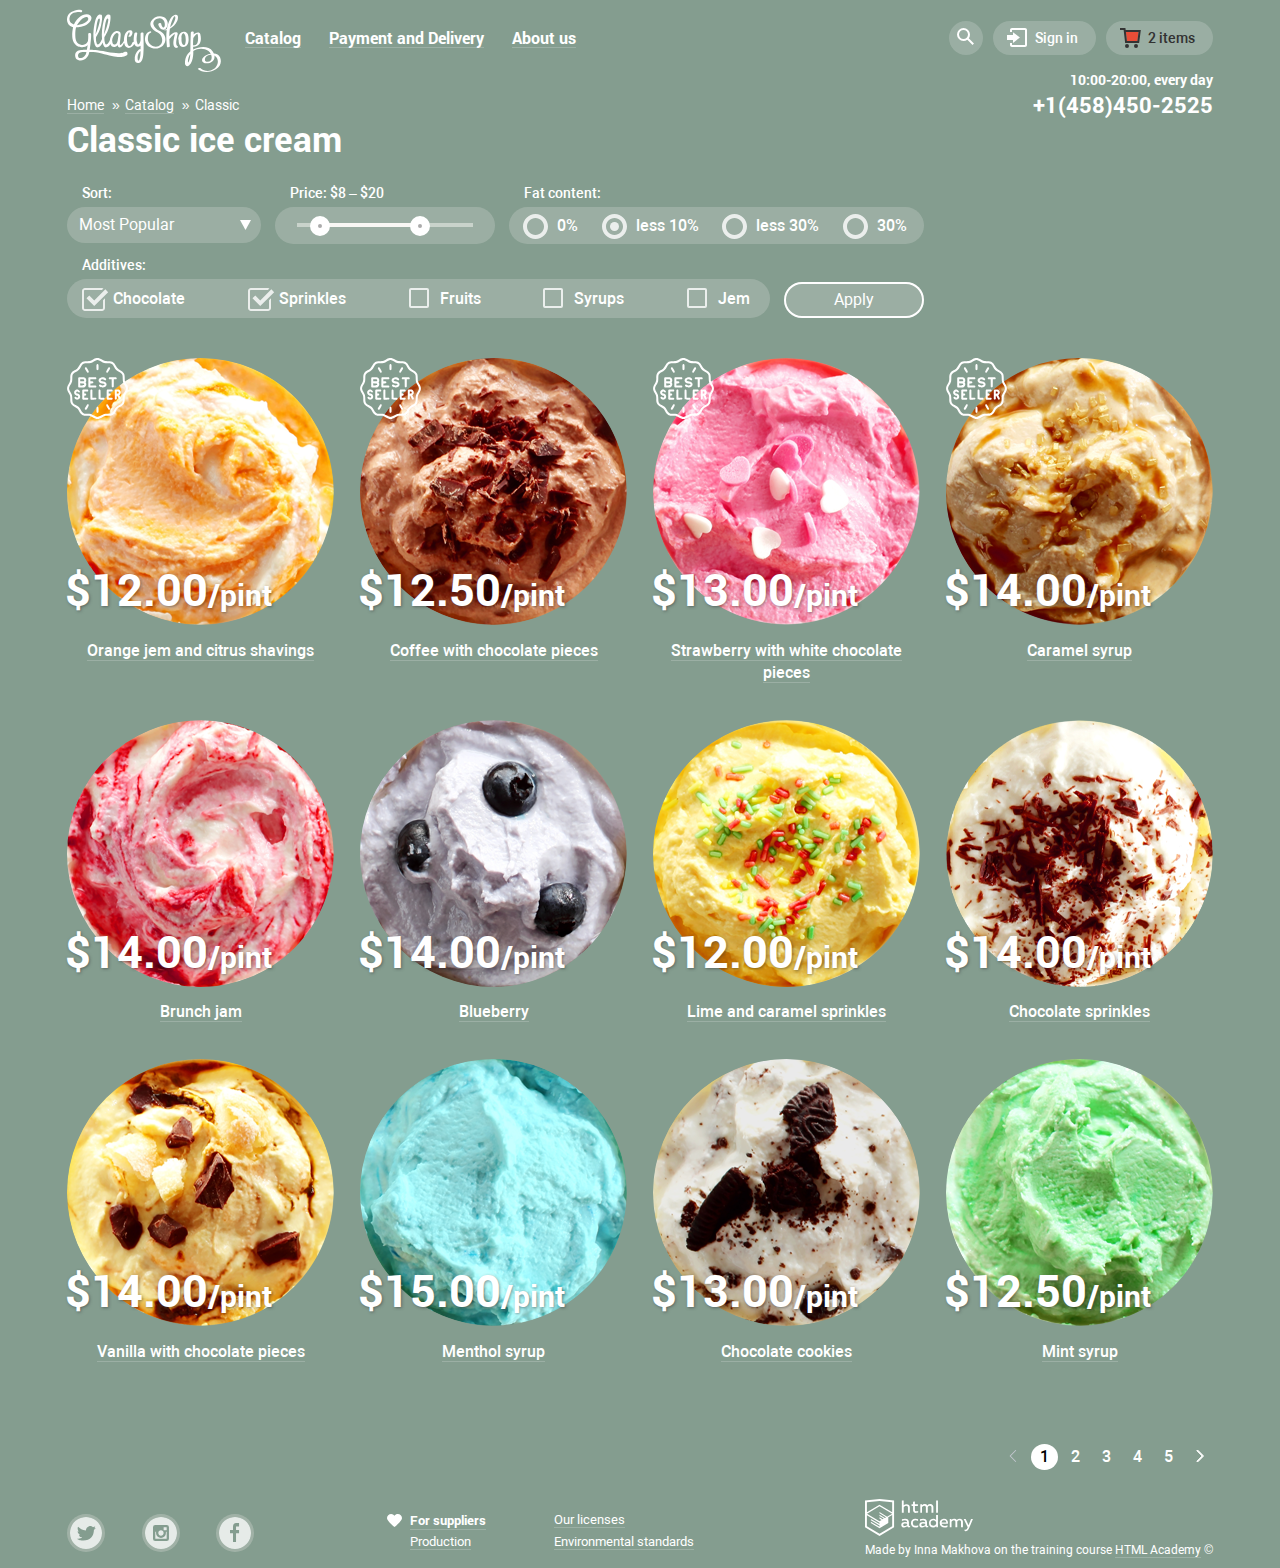
<file: catalog.html>
<!DOCTYPE html>
<html lang="en">
  <head>
    <meta charset="utf-8">
    <title>Gllacy</title>
    <link href="css/normalize.css" rel="stylesheet">
    <link href="css/style.min.css" rel="stylesheet">
  </head>
  <body>
    <header class="container">
      <div class="container-inner">
        <div class="container-inner-part">
          <a href="index.html" class="logo-glaccy">
            <img src="img/logo.svg" width="154" height="64" alt="Gllacy shop logo">
          </a>
          <nav>
            <ul class="nav-list-container">
              <li class="nav-item">
                <a href="catalog.html" class="nav-link catalog-current">Catalog</a>
                <ul class="submenu">
                  <li>
                    <a href="">News</a>
                  </li>
                  <li class="current">
                    <a href="">Classic</a>
                  </li>
                  <li>
                    <a href="">Sorbet</a>
                  </li>
                  <li>
                    <a href="">Popsicle</a>
                  </li>
                  <li>
                    <a href="">Lactose Free</a>
                  </li>
                </ul>
              </li>
              <li class="nav-item">
                <a href="" class="nav-link">Payment and Delivery</a>
              </li>
              <li class="nav-item">
                <a href="" class="nav-link">About us</a>
              </li>
            </ul>
          </nav>
        </div>
        <ul class="container-inner-part main-menu-list">
          <li class="main-menu-item">
            <a href="" aria-label="Search" class="main-menu-link search">
              <svg xmlns="http://www.w3.org/2000/svg" xmlns:xlink="http://www.w3.org/1999/xlink" width="17"
                  height="17" viewBox="0 0 17 17">
                <path fill="#fff"
                  d="M16.958 15.527L11.75 10.32A6.455 6.455 0 0 0 13 6.5 6.5 6.5 0 1 0 6.5 13a6.465 6.465 0 0 0 3.839-1.263l5.205 5.204 1.414-1.414zM6.5 11C4.019 11 2 8.981 2 6.5S4.019 2 6.5 2 11 4.019 11 6.5 8.981 11 6.5 11z"/>
              </svg>
            </a>
            <form action="https://echo.htmlacademy.ru" method="get" class="modal-search">
              <input type="search" name="search" id="search" placeholder="Quick search" aria-label="Search"
                    class="input-search input-hover">
              <label for="search" class="visually-hidden">Search</label>
            </form>
          </li>
          <li class="main-menu-item">
            <a href="" class="main-menu-link enter">
              <svg xmlns="http://www.w3.org/2000/svg" xmlns:xlink="http://www.w3.org/1999/xlink" width="21"
                  height="19" viewBox="0 0 21 19">
                <g fill="#fff">
                  <path d="M6 14.875L12.917 9.5 6 4.125v2.917H-.042v4.917H6z"/>
                  <path d="M18 0H5C3.9 0 3 .9 3 2v2h2V2h13v15H5v-2H3v2c0 1.1.9 2 2 2h13c1.1 0 2-.9 2-2V2c0-1.1-.9-2-2-2z"/>
                </g>
              </svg>
              Sign in
            </a>
            <form action="https://echo.htmlacademy.ru" method="post" class="modal-enter">
              <input type="email" name="email" id="email" pattern="[a-z0-9._%+-]+@[a-z0-9.-]+\.[a-z]{2,}$"
                    placeholder="Email" class="input-login-password input-hover">
              <label for="email" class="visually-hidden">Email</label>
              <input type="password" name="password" id="password" placeholder="Password"
                    class="input-login-password input-hover">
              <label for="password" class="visually-hidden">Password</label>
              <div class="button-registration-container">
                <button type="submit" class="button-enter button-hover">Sign in</button>
                <div class="registration-container">
                  <a href="" class="registration-form">Forgot password</a>
                  <a href="" class="registration-form">Sign up</a>
                </div>
              </div>
            </form>
          </li>
          <li class="main-menu-item">
            <a href="" class="main-menu-link basket-full">
              <svg xmlns="http://www.w3.org/2000/svg" width="21" height="20" viewBox="0 0 21 20">
                <path fill="#E84D37" d="M5.888 4.031L6.922 13h10.45l1.176-8.969z"/>
                <circle fill="#343434" cx="6.984" cy="18" r="2"/>
                <circle fill="#343434" cx="15.984" cy="18" r="2"/>
                <path fill="#343434"
                  d="M5.657 2.031L5.422 0H0v2h3.64l1.5 13h13.988l1.699-12.969H5.657zM17.372 13H6.922L5.888 4.031h12.66L17.372 13z"/>
              </svg>
              2 items
            </a>
            <form action="https://echo.htmlacademy.ru" method="get" class="modal-basket modal-basket-hover">
              <div class="basket-items-container">
                <div class="basket-items">
                  <button type="button" aria-label="Remove item" class="button-delete">
                    <svg xmlns="http://www.w3.org/2000/svg" width="11" height="11" viewBox="0 0 11 11">
                      <path fill="#231F20"
                        d="M10.979.728l-.708-.707L5.5 4.792.729.021.021.728 4.793 5.5.021 10.271l.707.708L5.5 6.207l4.771 4.772.708-.708L6.207 5.5z"/>
                    </svg>
                  </button>
                  <img src="img/product1.png" width="33" height="33"
                      alt="Ice cream picture" class="basket-item-image">
                  <a href="" class="basket-item-name">Orange jem</a>
                  <p class="basket-item-count">2 pints х <span>$12.00</span></p>
                  <p class="basket-item-sum">$24.00</p>
                </div>
                <div class="basket-items">
                  <button type="button" aria-label="Remove item" class="button-delete">
                    <svg xmlns="http://www.w3.org/2000/svg" width="11" height="11" viewBox="0 0 11 11">
                      <path fill="#231F20"
                        d="M10.979.728l-.708-.707L5.5 4.792.729.021.021.728 4.793 5.5.021 10.271l.707.708L5.5 6.207l4.771 4.772.708-.708L6.207 5.5z"/>
                    </svg>
                  </button>
                  <img src="img/product3.png" width="33" height="33"
                      alt="Ice cream picture" class="basket-item-image">
                  <a href="" class="basket-item-name">Strawberry with white chocolate pieces</a>
                  <p class="basket-item-count">2 pints х <span>$13.00</span></p>
                  <p class="basket-item-sum">$26.00</p>
                </div>
                <div class="separator"></div>
                <p class="sum">Subtotal: $40.00</p>
                <button type="submit" class="button-basket button-hover">Checkout</button>
              </div>
            </form>
          </li>
        </ul>
      </div>
    </header>

    <main>
      <div class="container contact-container">
        <p class="work-time">10:00-20:00, every day</p>
        <a href="tel:+14584502525" class="contact-phone">+1(458)450-2525</a>
      </div>
      <ul class="breadcrumbs container">
        <li>
          <a href="index.html">Home</a>
        </li>
        <li>
          <a href="catalog.html">Catalog</a>
        </li>
        <li>
          <a href="">Classic</a>
        </li>
      </ul>

      <section class="container filter">
        <h1 class="page-title">Classic ice cream</h1>
        <form action="https://echo.htmlacademy.ru" method="get" class="filter-inner">
          <fieldset>
            <legend>Sort:</legend>
            <div class="sort-container">
              <svg xmlns="http://www.w3.org/2000/svg" width="11" height="10" viewBox="0 0 11 10">
                <path fill="#231F20" d="M5.5 10L0 0h11"/>
              </svg>
              <select name="sort" id="sort" class="sort">
                <option>Most Popular</option>
                <option>Price Low to High</option>
                <option>Price High to Low</option>
                <option>Fat content Low to High</option>
              </select>
            </div>
          </fieldset>
          <fieldset>
            <legend>Price: $8 – $20</legend>
            <div class="background-options range-controls">
              <div class="scale">
                <div class="bar" style="margin-left: 10%; width: 55%"></div>
              </div>
              <div class="toggle toggle-min"></div>
              <div class="toggle toggle-max"></div>
            </div>
          </fieldset>
          <fieldset>
            <legend>Fat content:</legend>
            <div class="background-options fat-content">
              <input type="radio" name="radio" id="fat-free" value="0%">
              <label for="fat-free">0%</label>
              <input type="radio" name="radio" id="less10" value="less 10%" checked>
              <label for="less10">less 10%</label>
              <input type="radio" name="radio" id="less30" value="less 30%">
              <label for="less30">less 30%</label>
              <input type="radio" name="radio" id="more30" value="more 30%">
              <label for="more30">30%</label>
            </div>
          </fieldset>
          <fieldset>
            <legend>Additives:</legend>
            <div class="background-options extenders">
              <input type="checkbox" name="chocolate" id="chocolate" value="chocolate" checked>
              <label for="chocolate">Chocolate</label>
              <input type="checkbox" name="sugar" id="sugar" value="sugar" checked>
              <label for="sugar">Sprinkles</label>
              <input type="checkbox" name="fruits" id="fruits" value="fruits">
              <label for="fruits">Fruits</label>
              <input type="checkbox" name="syrups" id="syrups" value="syrups">
              <label for="syrups">Syrups</label>
              <input type="checkbox" name="jam" id="jam" value="jam">
              <label for="jam">Jem</label>
            </div>
          </fieldset>
          <button type="submit" class="background-options apply">Apply</button>
        </form>
      </section>

      <section class="container">
        <h2 class="visually-hidden">Vanilla ice cream</h2>
        <ul class="item-list-container">
          <li class="item">
            <svg class="hit"  xmlns="http://www.w3.org/2000/svg" width="61" height="61" preserveAspectRatio="xMidYMid meet" viewBox="0 0 512.000000 512.000000">
              <g transform="translate(0.000000,512.000000) scale(0.100000,-0.100000)" fill="#FFFFFF" stroke="none">
                <path d="M2481 5110 c-109 -23 -209 -67 -329 -144 -79 -52 -167 -92 -232 -108 -25 -6 -135 -12 -245 -13 -171 -2 -211 -6 -274 -24 -104 -31 -143 -53 -214 -124 -72 -70 -106 -118 -167 -232 -56 -105 -109 -182 -157 -227 -44 -42 -154 -114 -234 -152 -80 -39 -183 -120 -239 -187 -86 -103 -126 -256 -116 -444 11 -206 -19 -332 -119 -486 -198 -307 -198 -511 0 -818 100 -154 130 -280 119 -486 -10 -188 30 -341 116 -444 56 -67 159 -148 239 -187 80 -38 190 -110 234 -152 48 -45 101 -122 157 -227 61 -114 95 -162 167 -232 71 -71 110 -93 214 -124 63 -18 103 -22 274 -24 110 -1 221 -8 247 -14 67 -16 146 -52 228 -105 307 -199 512 -199 818 -2 79 52 167 92 232 108 25 6 135 12 245 13 171 2 211 6 274 24 104 31 143 53 214 124 72 70 106 118 167 232 106 198 168 259 365 364 154 82 267 180 315 272 49 94 62 174 65 384 1 110 7 220 13 245 16 65 56 153 108 232 197 305 197 511 0 816 -52 79 -92 167 -108 232 -6 25 -12 135 -13 245 -3 210 -16 290 -65 384 -48 92 -161 190 -315 271 -197 105 -259 167 -365 365 -61 114 -95 162 -167 232 -71 71 -110 93 -214 124 -63 18 -103 22 -274 24 -110 1 -220 7 -245 13 -65 16 -153 56 -232 108 -184 119 -359 170 -487 144z m154 -175 c81 -21 135 -47 228 -106 195 -125 288 -151 562 -154 168 -2 210 -6 261 -22 108 -35 177 -106 268 -278 117 -219 205 -305 440 -431 150 -81 226 -155 256 -251 19 -59 23 -94 25 -268 3 -277 27 -363 158 -570 59 -93 91 -164 108 -247 19 -85 -18 -202 -108 -343 -131 -207 -155 -293 -158 -570 -3 -251 -17 -306 -98 -387 -60 -61 -94 -85 -228 -157 -184 -100 -280 -196 -380 -380 -72 -134 -96 -168 -157 -228 -81 -81 -136 -95 -387 -98 -277 -3 -363 -27 -570 -158 -93 -59 -164 -91 -247 -108 -85 -19 -202 18 -343 108 -209 132 -292 155 -570 158 -175 2 -209 5 -268 24 -96 31 -171 107 -251 257 -68 127 -126 212 -186 272 -49 48 -177 136 -260 177 -80 40 -173 109 -210 155 -59 74 -72 139 -75 365 -3 277 -27 363 -158 570 -59 93 -91 164 -108 246 -19 88 18 204 114 356 64 100 118 220 137 303 7 31 13 141 15 255 3 261 16 307 110 399 41 41 92 77 147 106 249 128 343 220 474 464 81 150 155 226 251 257 59 19 94 22 268 24 276 3 366 28 561 153 92 59 148 86 225 106 70 19 83 19 154 1z"/>
                <path d="M2518 4594 c-42 -22 -50 -67 -46 -266 3 -171 4 -177 27 -202 18 -19 35 -26 61 -26 26 0 43 7 61 26 23 25 24 31 27 202 4 202 -3 244 -48 267 -36 18 -47 18 -82 -1z"/>
                <path d="M1527 4328 c-26 -20 -38 -64 -26 -95 20 -54 182 -324 202 -338 32 -22 74 -18 102 10 42 41 34 73 -61 240 -48 82 -96 160 -107 173 -23 25 -82 30 -110 10z"/>
                <path d="M3483 4318 c-11 -13 -59 -90 -107 -173 -95 -166 -104 -198 -61 -240 28 -28 70 -32 102 -10 20 14 182 284 202 338 12 31 0 73 -27 93 -28 22 -86 17 -109 -8z"/>
                <path d="M972 3475 l-32 -27 0 -374 0 -375 25 -24 24 -25 218 0 c198 0 222 2 263 21 90 41 139 112 148 216 4 56 1 70 -28 129 -29 60 -31 67 -16 83 41 45 57 148 34 223 -15 50 -78 122 -132 151 -38 20 -57 22 -257 25 l-216 3 -31 -26z m449 -174 c37 -38 39 -82 4 -116 -23 -24 -28 -25 -170 -25 l-145 0 0 85 0 85 141 0 141 0 29 -29z m5 -344 c31 -37 31 -81 -1 -112 -23 -24 -28 -25 -170 -25 l-145 0 0 86 0 85 146 -3 c146 -3 146 -3 170 -31z"/>
                <path d="M1824 3476 l-29 -24 -3 -359 c-2 -197 0 -368 3 -381 3 -12 14 -31 25 -42 19 -19 35 -20 313 -20 l294 0 21 23 c31 33 29 87 -4 118 -25 24 -28 24 -255 27 l-230 3 3 82 3 82 108 5 c94 4 111 8 123 25 36 49 25 106 -26 132 -15 7 -64 13 -117 13 l-93 0 0 85 0 85 229 0 c216 0 230 1 255 21 32 26 36 84 7 120 l-19 24 -290 3 -290 3 -28 -25z"/>
                <path d="M2885 3486 c-149 -37 -235 -126 -235 -245 0 -137 119 -232 316 -252 102 -11 165 -34 184 -69 27 -50 -56 -100 -164 -100 -69 0 -93 8 -162 55 -20 14 -47 25 -60 25 -32 0 -73 -39 -80 -76 -5 -27 0 -38 29 -71 20 -22 62 -52 94 -68 49 -24 73 -30 154 -33 114 -5 182 11 255 60 133 90 146 254 28 358 -53 46 -111 69 -206 81 -46 6 -97 13 -114 15 -52 7 -99 45 -99 79 0 24 7 34 42 53 87 48 193 39 273 -24 51 -40 88 -43 126 -10 37 31 38 84 4 121 -88 94 -246 135 -385 101z"/>
                <path d="M3531 3474 c-40 -33 -43 -83 -6 -119 22 -23 31 -25 124 -25 l100 0 3 -314 3 -314 24 -26 c18 -19 35 -26 61 -26 26 0 43 7 61 26 l24 26 3 314 3 314 100 0 c93 0 102 2 124 25 35 34 33 78 -4 116 l-29 29 -280 0 -280 0 -31 -26z"/>
                <path d="M745 2449 c-117 -58 -171 -185 -133 -313 19 -63 100 -140 167 -160 30 -9 66 -16 80 -16 43 -1 81 -43 81 -89 0 -29 -40 -70 -77 -77 -27 -5 -37 0 -76 35 -34 32 -52 41 -80 41 -120 0 -106 -144 22 -213 66 -37 124 -43 195 -23 131 38 209 172 177 302 -27 107 -109 178 -223 194 -49 7 -68 15 -85 35 -48 55 -11 135 61 135 28 0 44 -8 75 -40 52 -53 96 -55 136 -8 21 25 25 38 21 62 -9 45 -56 97 -116 129 -66 34 -163 37 -225 6z"/>
                <path d="M1305 2445 l-25 -24 0 -371 0 -372 29 -29 29 -29 192 0 c193 0 220 4 247 39 21 27 15 79 -12 106 -23 24 -28 25 -170 25 l-145 0 0 84 0 84 62 4 c51 4 65 9 85 32 30 36 30 80 -2 111 -20 21 -34 25 -85 25 l-60 0 0 84 0 85 146 3 c146 3 146 3 170 31 29 34 31 76 3 111 l-20 26 -210 0 c-210 0 -210 0 -234 -25z"/>
                <path d="M1990 2450 c-11 -11 -22 -30 -25 -42 -3 -13 -5 -184 -3 -381 l3 -359 28 -24 c28 -24 32 -24 218 -24 238 0 259 8 259 95 0 24 -7 39 -26 54 -24 19 -40 21 -170 21 l-144 0 0 318 0 319 -23 21 c-30 29 -89 30 -117 2z"/>
                <path d="M2672 2447 c-22 -23 -22 -27 -22 -399 0 -355 1 -377 19 -399 19 -24 23 -24 224 -27 201 -3 205 -3 231 20 40 35 44 77 11 116 l-27 32 -144 0 -144 0 0 299 c0 165 -4 311 -9 324 -15 39 -40 57 -80 57 -26 0 -44 -7 -59 -23z"/>
                <path d="M3351 2444 c-20 -26 -21 -37 -21 -398 1 -276 4 -375 13 -387 27 -35 54 -39 247 -39 l192 0 29 29 c16 16 29 39 29 51 0 29 -26 76 -45 84 -9 3 -79 6 -156 6 l-139 0 0 85 0 85 48 0 c81 0 133 45 118 103 -12 50 -40 67 -106 67 l-60 0 0 84 0 84 146 4 c146 3 146 3 170 31 31 37 31 81 -1 112 -24 25 -24 25 -234 25 l-210 0 -20 -26z"/>
                <path d="M4035 2445 l-25 -24 0 -371 0 -372 29 -29 c38 -38 74 -38 112 0 l29 29 0 141 c0 193 9 192 115 -17 85 -166 107 -191 158 -178 37 9 67 44 67 78 0 16 -29 87 -65 158 l-65 130 42 37 c115 104 116 282 3 382 -62 54 -89 61 -240 61 -131 0 -137 -1 -160 -25z m290 -170 c32 -31 32 -75 2 -111 -20 -23 -34 -28 -85 -32 l-62 -4 0 86 0 86 60 0 c51 0 65 -4 85 -25z"/>
                <path d="M1696 1218 c-27 -25 -206 -333 -206 -355 0 -52 67 -101 113 -84 33 13 46 32 141 196 95 167 103 199 61 240 -31 32 -76 33 -109 3z"/>
                <path d="M3316 1219 c-46 -36 -37 -74 60 -244 105 -181 116 -195 163 -195 62 1 101 53 80 107 -20 54 -182 324 -202 338 -30 21 -70 19 -101 -6z"/>
                <path d="M2499 994 c-23 -25 -24 -31 -27 -202 -4 -209 3 -245 54 -269 32 -16 36 -16 68 0 51 24 58 60 54 269 -3 171 -4 177 -27 202 -34 36 -88 36 -122 0z"/>
              </g>
            </svg>
            <img class="item-image" src="img/product1.png" width="267" height="267"
                 alt="Ice cream picture">
            <div class="price">
              <p>$12.00<span>/pint</span></p>
            </div>
            <a href="" class="description-ice">Orange jem and citrus shavings</a>
            <div class="item-hover">
              <button type="button" class="button-view button-hover">Quick View</button>
            </div>
          </li>
          <li class="item">
            <svg class="hit"  xmlns="http://www.w3.org/2000/svg" width="61" height="61" preserveAspectRatio="xMidYMid meet" viewBox="0 0 512.000000 512.000000">
              <g transform="translate(0.000000,512.000000) scale(0.100000,-0.100000)" fill="#FFFFFF" stroke="none">
                <path d="M2481 5110 c-109 -23 -209 -67 -329 -144 -79 -52 -167 -92 -232 -108 -25 -6 -135 -12 -245 -13 -171 -2 -211 -6 -274 -24 -104 -31 -143 -53 -214 -124 -72 -70 -106 -118 -167 -232 -56 -105 -109 -182 -157 -227 -44 -42 -154 -114 -234 -152 -80 -39 -183 -120 -239 -187 -86 -103 -126 -256 -116 -444 11 -206 -19 -332 -119 -486 -198 -307 -198 -511 0 -818 100 -154 130 -280 119 -486 -10 -188 30 -341 116 -444 56 -67 159 -148 239 -187 80 -38 190 -110 234 -152 48 -45 101 -122 157 -227 61 -114 95 -162 167 -232 71 -71 110 -93 214 -124 63 -18 103 -22 274 -24 110 -1 221 -8 247 -14 67 -16 146 -52 228 -105 307 -199 512 -199 818 -2 79 52 167 92 232 108 25 6 135 12 245 13 171 2 211 6 274 24 104 31 143 53 214 124 72 70 106 118 167 232 106 198 168 259 365 364 154 82 267 180 315 272 49 94 62 174 65 384 1 110 7 220 13 245 16 65 56 153 108 232 197 305 197 511 0 816 -52 79 -92 167 -108 232 -6 25 -12 135 -13 245 -3 210 -16 290 -65 384 -48 92 -161 190 -315 271 -197 105 -259 167 -365 365 -61 114 -95 162 -167 232 -71 71 -110 93 -214 124 -63 18 -103 22 -274 24 -110 1 -220 7 -245 13 -65 16 -153 56 -232 108 -184 119 -359 170 -487 144z m154 -175 c81 -21 135 -47 228 -106 195 -125 288 -151 562 -154 168 -2 210 -6 261 -22 108 -35 177 -106 268 -278 117 -219 205 -305 440 -431 150 -81 226 -155 256 -251 19 -59 23 -94 25 -268 3 -277 27 -363 158 -570 59 -93 91 -164 108 -247 19 -85 -18 -202 -108 -343 -131 -207 -155 -293 -158 -570 -3 -251 -17 -306 -98 -387 -60 -61 -94 -85 -228 -157 -184 -100 -280 -196 -380 -380 -72 -134 -96 -168 -157 -228 -81 -81 -136 -95 -387 -98 -277 -3 -363 -27 -570 -158 -93 -59 -164 -91 -247 -108 -85 -19 -202 18 -343 108 -209 132 -292 155 -570 158 -175 2 -209 5 -268 24 -96 31 -171 107 -251 257 -68 127 -126 212 -186 272 -49 48 -177 136 -260 177 -80 40 -173 109 -210 155 -59 74 -72 139 -75 365 -3 277 -27 363 -158 570 -59 93 -91 164 -108 246 -19 88 18 204 114 356 64 100 118 220 137 303 7 31 13 141 15 255 3 261 16 307 110 399 41 41 92 77 147 106 249 128 343 220 474 464 81 150 155 226 251 257 59 19 94 22 268 24 276 3 366 28 561 153 92 59 148 86 225 106 70 19 83 19 154 1z"/>
                <path d="M2518 4594 c-42 -22 -50 -67 -46 -266 3 -171 4 -177 27 -202 18 -19 35 -26 61 -26 26 0 43 7 61 26 23 25 24 31 27 202 4 202 -3 244 -48 267 -36 18 -47 18 -82 -1z"/>
                <path d="M1527 4328 c-26 -20 -38 -64 -26 -95 20 -54 182 -324 202 -338 32 -22 74 -18 102 10 42 41 34 73 -61 240 -48 82 -96 160 -107 173 -23 25 -82 30 -110 10z"/>
                <path d="M3483 4318 c-11 -13 -59 -90 -107 -173 -95 -166 -104 -198 -61 -240 28 -28 70 -32 102 -10 20 14 182 284 202 338 12 31 0 73 -27 93 -28 22 -86 17 -109 -8z"/>
                <path d="M972 3475 l-32 -27 0 -374 0 -375 25 -24 24 -25 218 0 c198 0 222 2 263 21 90 41 139 112 148 216 4 56 1 70 -28 129 -29 60 -31 67 -16 83 41 45 57 148 34 223 -15 50 -78 122 -132 151 -38 20 -57 22 -257 25 l-216 3 -31 -26z m449 -174 c37 -38 39 -82 4 -116 -23 -24 -28 -25 -170 -25 l-145 0 0 85 0 85 141 0 141 0 29 -29z m5 -344 c31 -37 31 -81 -1 -112 -23 -24 -28 -25 -170 -25 l-145 0 0 86 0 85 146 -3 c146 -3 146 -3 170 -31z"/>
                <path d="M1824 3476 l-29 -24 -3 -359 c-2 -197 0 -368 3 -381 3 -12 14 -31 25 -42 19 -19 35 -20 313 -20 l294 0 21 23 c31 33 29 87 -4 118 -25 24 -28 24 -255 27 l-230 3 3 82 3 82 108 5 c94 4 111 8 123 25 36 49 25 106 -26 132 -15 7 -64 13 -117 13 l-93 0 0 85 0 85 229 0 c216 0 230 1 255 21 32 26 36 84 7 120 l-19 24 -290 3 -290 3 -28 -25z"/>
                <path d="M2885 3486 c-149 -37 -235 -126 -235 -245 0 -137 119 -232 316 -252 102 -11 165 -34 184 -69 27 -50 -56 -100 -164 -100 -69 0 -93 8 -162 55 -20 14 -47 25 -60 25 -32 0 -73 -39 -80 -76 -5 -27 0 -38 29 -71 20 -22 62 -52 94 -68 49 -24 73 -30 154 -33 114 -5 182 11 255 60 133 90 146 254 28 358 -53 46 -111 69 -206 81 -46 6 -97 13 -114 15 -52 7 -99 45 -99 79 0 24 7 34 42 53 87 48 193 39 273 -24 51 -40 88 -43 126 -10 37 31 38 84 4 121 -88 94 -246 135 -385 101z"/>
                <path d="M3531 3474 c-40 -33 -43 -83 -6 -119 22 -23 31 -25 124 -25 l100 0 3 -314 3 -314 24 -26 c18 -19 35 -26 61 -26 26 0 43 7 61 26 l24 26 3 314 3 314 100 0 c93 0 102 2 124 25 35 34 33 78 -4 116 l-29 29 -280 0 -280 0 -31 -26z"/>
                <path d="M745 2449 c-117 -58 -171 -185 -133 -313 19 -63 100 -140 167 -160 30 -9 66 -16 80 -16 43 -1 81 -43 81 -89 0 -29 -40 -70 -77 -77 -27 -5 -37 0 -76 35 -34 32 -52 41 -80 41 -120 0 -106 -144 22 -213 66 -37 124 -43 195 -23 131 38 209 172 177 302 -27 107 -109 178 -223 194 -49 7 -68 15 -85 35 -48 55 -11 135 61 135 28 0 44 -8 75 -40 52 -53 96 -55 136 -8 21 25 25 38 21 62 -9 45 -56 97 -116 129 -66 34 -163 37 -225 6z"/>
                <path d="M1305 2445 l-25 -24 0 -371 0 -372 29 -29 29 -29 192 0 c193 0 220 4 247 39 21 27 15 79 -12 106 -23 24 -28 25 -170 25 l-145 0 0 84 0 84 62 4 c51 4 65 9 85 32 30 36 30 80 -2 111 -20 21 -34 25 -85 25 l-60 0 0 84 0 85 146 3 c146 3 146 3 170 31 29 34 31 76 3 111 l-20 26 -210 0 c-210 0 -210 0 -234 -25z"/>
                <path d="M1990 2450 c-11 -11 -22 -30 -25 -42 -3 -13 -5 -184 -3 -381 l3 -359 28 -24 c28 -24 32 -24 218 -24 238 0 259 8 259 95 0 24 -7 39 -26 54 -24 19 -40 21 -170 21 l-144 0 0 318 0 319 -23 21 c-30 29 -89 30 -117 2z"/>
                <path d="M2672 2447 c-22 -23 -22 -27 -22 -399 0 -355 1 -377 19 -399 19 -24 23 -24 224 -27 201 -3 205 -3 231 20 40 35 44 77 11 116 l-27 32 -144 0 -144 0 0 299 c0 165 -4 311 -9 324 -15 39 -40 57 -80 57 -26 0 -44 -7 -59 -23z"/>
                <path d="M3351 2444 c-20 -26 -21 -37 -21 -398 1 -276 4 -375 13 -387 27 -35 54 -39 247 -39 l192 0 29 29 c16 16 29 39 29 51 0 29 -26 76 -45 84 -9 3 -79 6 -156 6 l-139 0 0 85 0 85 48 0 c81 0 133 45 118 103 -12 50 -40 67 -106 67 l-60 0 0 84 0 84 146 4 c146 3 146 3 170 31 31 37 31 81 -1 112 -24 25 -24 25 -234 25 l-210 0 -20 -26z"/>
                <path d="M4035 2445 l-25 -24 0 -371 0 -372 29 -29 c38 -38 74 -38 112 0 l29 29 0 141 c0 193 9 192 115 -17 85 -166 107 -191 158 -178 37 9 67 44 67 78 0 16 -29 87 -65 158 l-65 130 42 37 c115 104 116 282 3 382 -62 54 -89 61 -240 61 -131 0 -137 -1 -160 -25z m290 -170 c32 -31 32 -75 2 -111 -20 -23 -34 -28 -85 -32 l-62 -4 0 86 0 86 60 0 c51 0 65 -4 85 -25z"/>
                <path d="M1696 1218 c-27 -25 -206 -333 -206 -355 0 -52 67 -101 113 -84 33 13 46 32 141 196 95 167 103 199 61 240 -31 32 -76 33 -109 3z"/>
                <path d="M3316 1219 c-46 -36 -37 -74 60 -244 105 -181 116 -195 163 -195 62 1 101 53 80 107 -20 54 -182 324 -202 338 -30 21 -70 19 -101 -6z"/>
                <path d="M2499 994 c-23 -25 -24 -31 -27 -202 -4 -209 3 -245 54 -269 32 -16 36 -16 68 0 51 24 58 60 54 269 -3 171 -4 177 -27 202 -34 36 -88 36 -122 0z"/>
              </g>
            </svg>
            <img class="item-image" src="img/product2.png" width="267" height="267"
                 alt="Ice cream picture">
            <div class="price">
              <p>$12.50<span>/pint</span></p>
            </div>
            <a href="" class="description-ice">Coffee with chocolate pieces</a>
            <div class="item-hover">
              <button type="button" class="button-view button-hover">Quick View</button>
            </div>
          </li>
          <li class="item">
            <svg class="hit"  xmlns="http://www.w3.org/2000/svg" width="61" height="61" preserveAspectRatio="xMidYMid meet" viewBox="0 0 512.000000 512.000000">
              <g transform="translate(0.000000,512.000000) scale(0.100000,-0.100000)" fill="#FFFFFF" stroke="none">
                <path d="M2481 5110 c-109 -23 -209 -67 -329 -144 -79 -52 -167 -92 -232 -108 -25 -6 -135 -12 -245 -13 -171 -2 -211 -6 -274 -24 -104 -31 -143 -53 -214 -124 -72 -70 -106 -118 -167 -232 -56 -105 -109 -182 -157 -227 -44 -42 -154 -114 -234 -152 -80 -39 -183 -120 -239 -187 -86 -103 -126 -256 -116 -444 11 -206 -19 -332 -119 -486 -198 -307 -198 -511 0 -818 100 -154 130 -280 119 -486 -10 -188 30 -341 116 -444 56 -67 159 -148 239 -187 80 -38 190 -110 234 -152 48 -45 101 -122 157 -227 61 -114 95 -162 167 -232 71 -71 110 -93 214 -124 63 -18 103 -22 274 -24 110 -1 221 -8 247 -14 67 -16 146 -52 228 -105 307 -199 512 -199 818 -2 79 52 167 92 232 108 25 6 135 12 245 13 171 2 211 6 274 24 104 31 143 53 214 124 72 70 106 118 167 232 106 198 168 259 365 364 154 82 267 180 315 272 49 94 62 174 65 384 1 110 7 220 13 245 16 65 56 153 108 232 197 305 197 511 0 816 -52 79 -92 167 -108 232 -6 25 -12 135 -13 245 -3 210 -16 290 -65 384 -48 92 -161 190 -315 271 -197 105 -259 167 -365 365 -61 114 -95 162 -167 232 -71 71 -110 93 -214 124 -63 18 -103 22 -274 24 -110 1 -220 7 -245 13 -65 16 -153 56 -232 108 -184 119 -359 170 -487 144z m154 -175 c81 -21 135 -47 228 -106 195 -125 288 -151 562 -154 168 -2 210 -6 261 -22 108 -35 177 -106 268 -278 117 -219 205 -305 440 -431 150 -81 226 -155 256 -251 19 -59 23 -94 25 -268 3 -277 27 -363 158 -570 59 -93 91 -164 108 -247 19 -85 -18 -202 -108 -343 -131 -207 -155 -293 -158 -570 -3 -251 -17 -306 -98 -387 -60 -61 -94 -85 -228 -157 -184 -100 -280 -196 -380 -380 -72 -134 -96 -168 -157 -228 -81 -81 -136 -95 -387 -98 -277 -3 -363 -27 -570 -158 -93 -59 -164 -91 -247 -108 -85 -19 -202 18 -343 108 -209 132 -292 155 -570 158 -175 2 -209 5 -268 24 -96 31 -171 107 -251 257 -68 127 -126 212 -186 272 -49 48 -177 136 -260 177 -80 40 -173 109 -210 155 -59 74 -72 139 -75 365 -3 277 -27 363 -158 570 -59 93 -91 164 -108 246 -19 88 18 204 114 356 64 100 118 220 137 303 7 31 13 141 15 255 3 261 16 307 110 399 41 41 92 77 147 106 249 128 343 220 474 464 81 150 155 226 251 257 59 19 94 22 268 24 276 3 366 28 561 153 92 59 148 86 225 106 70 19 83 19 154 1z"/>
                <path d="M2518 4594 c-42 -22 -50 -67 -46 -266 3 -171 4 -177 27 -202 18 -19 35 -26 61 -26 26 0 43 7 61 26 23 25 24 31 27 202 4 202 -3 244 -48 267 -36 18 -47 18 -82 -1z"/>
                <path d="M1527 4328 c-26 -20 -38 -64 -26 -95 20 -54 182 -324 202 -338 32 -22 74 -18 102 10 42 41 34 73 -61 240 -48 82 -96 160 -107 173 -23 25 -82 30 -110 10z"/>
                <path d="M3483 4318 c-11 -13 -59 -90 -107 -173 -95 -166 -104 -198 -61 -240 28 -28 70 -32 102 -10 20 14 182 284 202 338 12 31 0 73 -27 93 -28 22 -86 17 -109 -8z"/>
                <path d="M972 3475 l-32 -27 0 -374 0 -375 25 -24 24 -25 218 0 c198 0 222 2 263 21 90 41 139 112 148 216 4 56 1 70 -28 129 -29 60 -31 67 -16 83 41 45 57 148 34 223 -15 50 -78 122 -132 151 -38 20 -57 22 -257 25 l-216 3 -31 -26z m449 -174 c37 -38 39 -82 4 -116 -23 -24 -28 -25 -170 -25 l-145 0 0 85 0 85 141 0 141 0 29 -29z m5 -344 c31 -37 31 -81 -1 -112 -23 -24 -28 -25 -170 -25 l-145 0 0 86 0 85 146 -3 c146 -3 146 -3 170 -31z"/>
                <path d="M1824 3476 l-29 -24 -3 -359 c-2 -197 0 -368 3 -381 3 -12 14 -31 25 -42 19 -19 35 -20 313 -20 l294 0 21 23 c31 33 29 87 -4 118 -25 24 -28 24 -255 27 l-230 3 3 82 3 82 108 5 c94 4 111 8 123 25 36 49 25 106 -26 132 -15 7 -64 13 -117 13 l-93 0 0 85 0 85 229 0 c216 0 230 1 255 21 32 26 36 84 7 120 l-19 24 -290 3 -290 3 -28 -25z"/>
                <path d="M2885 3486 c-149 -37 -235 -126 -235 -245 0 -137 119 -232 316 -252 102 -11 165 -34 184 -69 27 -50 -56 -100 -164 -100 -69 0 -93 8 -162 55 -20 14 -47 25 -60 25 -32 0 -73 -39 -80 -76 -5 -27 0 -38 29 -71 20 -22 62 -52 94 -68 49 -24 73 -30 154 -33 114 -5 182 11 255 60 133 90 146 254 28 358 -53 46 -111 69 -206 81 -46 6 -97 13 -114 15 -52 7 -99 45 -99 79 0 24 7 34 42 53 87 48 193 39 273 -24 51 -40 88 -43 126 -10 37 31 38 84 4 121 -88 94 -246 135 -385 101z"/>
                <path d="M3531 3474 c-40 -33 -43 -83 -6 -119 22 -23 31 -25 124 -25 l100 0 3 -314 3 -314 24 -26 c18 -19 35 -26 61 -26 26 0 43 7 61 26 l24 26 3 314 3 314 100 0 c93 0 102 2 124 25 35 34 33 78 -4 116 l-29 29 -280 0 -280 0 -31 -26z"/>
                <path d="M745 2449 c-117 -58 -171 -185 -133 -313 19 -63 100 -140 167 -160 30 -9 66 -16 80 -16 43 -1 81 -43 81 -89 0 -29 -40 -70 -77 -77 -27 -5 -37 0 -76 35 -34 32 -52 41 -80 41 -120 0 -106 -144 22 -213 66 -37 124 -43 195 -23 131 38 209 172 177 302 -27 107 -109 178 -223 194 -49 7 -68 15 -85 35 -48 55 -11 135 61 135 28 0 44 -8 75 -40 52 -53 96 -55 136 -8 21 25 25 38 21 62 -9 45 -56 97 -116 129 -66 34 -163 37 -225 6z"/>
                <path d="M1305 2445 l-25 -24 0 -371 0 -372 29 -29 29 -29 192 0 c193 0 220 4 247 39 21 27 15 79 -12 106 -23 24 -28 25 -170 25 l-145 0 0 84 0 84 62 4 c51 4 65 9 85 32 30 36 30 80 -2 111 -20 21 -34 25 -85 25 l-60 0 0 84 0 85 146 3 c146 3 146 3 170 31 29 34 31 76 3 111 l-20 26 -210 0 c-210 0 -210 0 -234 -25z"/>
                <path d="M1990 2450 c-11 -11 -22 -30 -25 -42 -3 -13 -5 -184 -3 -381 l3 -359 28 -24 c28 -24 32 -24 218 -24 238 0 259 8 259 95 0 24 -7 39 -26 54 -24 19 -40 21 -170 21 l-144 0 0 318 0 319 -23 21 c-30 29 -89 30 -117 2z"/>
                <path d="M2672 2447 c-22 -23 -22 -27 -22 -399 0 -355 1 -377 19 -399 19 -24 23 -24 224 -27 201 -3 205 -3 231 20 40 35 44 77 11 116 l-27 32 -144 0 -144 0 0 299 c0 165 -4 311 -9 324 -15 39 -40 57 -80 57 -26 0 -44 -7 -59 -23z"/>
                <path d="M3351 2444 c-20 -26 -21 -37 -21 -398 1 -276 4 -375 13 -387 27 -35 54 -39 247 -39 l192 0 29 29 c16 16 29 39 29 51 0 29 -26 76 -45 84 -9 3 -79 6 -156 6 l-139 0 0 85 0 85 48 0 c81 0 133 45 118 103 -12 50 -40 67 -106 67 l-60 0 0 84 0 84 146 4 c146 3 146 3 170 31 31 37 31 81 -1 112 -24 25 -24 25 -234 25 l-210 0 -20 -26z"/>
                <path d="M4035 2445 l-25 -24 0 -371 0 -372 29 -29 c38 -38 74 -38 112 0 l29 29 0 141 c0 193 9 192 115 -17 85 -166 107 -191 158 -178 37 9 67 44 67 78 0 16 -29 87 -65 158 l-65 130 42 37 c115 104 116 282 3 382 -62 54 -89 61 -240 61 -131 0 -137 -1 -160 -25z m290 -170 c32 -31 32 -75 2 -111 -20 -23 -34 -28 -85 -32 l-62 -4 0 86 0 86 60 0 c51 0 65 -4 85 -25z"/>
                <path d="M1696 1218 c-27 -25 -206 -333 -206 -355 0 -52 67 -101 113 -84 33 13 46 32 141 196 95 167 103 199 61 240 -31 32 -76 33 -109 3z"/>
                <path d="M3316 1219 c-46 -36 -37 -74 60 -244 105 -181 116 -195 163 -195 62 1 101 53 80 107 -20 54 -182 324 -202 338 -30 21 -70 19 -101 -6z"/>
                <path d="M2499 994 c-23 -25 -24 -31 -27 -202 -4 -209 3 -245 54 -269 32 -16 36 -16 68 0 51 24 58 60 54 269 -3 171 -4 177 -27 202 -34 36 -88 36 -122 0z"/>
              </g>
            </svg>
            <img class="item-image" src="img/product3.png" width="267" height="267"
                 alt="Ice cream picture">
            <div class="price">
              <p>$13.00<span>/pint</span></p>
            </div>
            <a href="" class="description-ice">Strawberry with white chocolate pieces</a>
            <div class="item-hover">
              <button type="button" class="button-view button-hover">Quick View</button>
            </div>
          </li>
          <li class="item">
            <svg class="hit" xmlns="http://www.w3.org/2000/svg" width="61" height="61" preserveAspectRatio="xMidYMid meet" viewBox="0 0 512.000000 512.000000">
              <g transform="translate(0.000000,512.000000) scale(0.100000,-0.100000)" fill="#FFFFFF" stroke="none">
                <path d="M2481 5110 c-109 -23 -209 -67 -329 -144 -79 -52 -167 -92 -232 -108 -25 -6 -135 -12 -245 -13 -171 -2 -211 -6 -274 -24 -104 -31 -143 -53 -214 -124 -72 -70 -106 -118 -167 -232 -56 -105 -109 -182 -157 -227 -44 -42 -154 -114 -234 -152 -80 -39 -183 -120 -239 -187 -86 -103 -126 -256 -116 -444 11 -206 -19 -332 -119 -486 -198 -307 -198 -511 0 -818 100 -154 130 -280 119 -486 -10 -188 30 -341 116 -444 56 -67 159 -148 239 -187 80 -38 190 -110 234 -152 48 -45 101 -122 157 -227 61 -114 95 -162 167 -232 71 -71 110 -93 214 -124 63 -18 103 -22 274 -24 110 -1 221 -8 247 -14 67 -16 146 -52 228 -105 307 -199 512 -199 818 -2 79 52 167 92 232 108 25 6 135 12 245 13 171 2 211 6 274 24 104 31 143 53 214 124 72 70 106 118 167 232 106 198 168 259 365 364 154 82 267 180 315 272 49 94 62 174 65 384 1 110 7 220 13 245 16 65 56 153 108 232 197 305 197 511 0 816 -52 79 -92 167 -108 232 -6 25 -12 135 -13 245 -3 210 -16 290 -65 384 -48 92 -161 190 -315 271 -197 105 -259 167 -365 365 -61 114 -95 162 -167 232 -71 71 -110 93 -214 124 -63 18 -103 22 -274 24 -110 1 -220 7 -245 13 -65 16 -153 56 -232 108 -184 119 -359 170 -487 144z m154 -175 c81 -21 135 -47 228 -106 195 -125 288 -151 562 -154 168 -2 210 -6 261 -22 108 -35 177 -106 268 -278 117 -219 205 -305 440 -431 150 -81 226 -155 256 -251 19 -59 23 -94 25 -268 3 -277 27 -363 158 -570 59 -93 91 -164 108 -247 19 -85 -18 -202 -108 -343 -131 -207 -155 -293 -158 -570 -3 -251 -17 -306 -98 -387 -60 -61 -94 -85 -228 -157 -184 -100 -280 -196 -380 -380 -72 -134 -96 -168 -157 -228 -81 -81 -136 -95 -387 -98 -277 -3 -363 -27 -570 -158 -93 -59 -164 -91 -247 -108 -85 -19 -202 18 -343 108 -209 132 -292 155 -570 158 -175 2 -209 5 -268 24 -96 31 -171 107 -251 257 -68 127 -126 212 -186 272 -49 48 -177 136 -260 177 -80 40 -173 109 -210 155 -59 74 -72 139 -75 365 -3 277 -27 363 -158 570 -59 93 -91 164 -108 246 -19 88 18 204 114 356 64 100 118 220 137 303 7 31 13 141 15 255 3 261 16 307 110 399 41 41 92 77 147 106 249 128 343 220 474 464 81 150 155 226 251 257 59 19 94 22 268 24 276 3 366 28 561 153 92 59 148 86 225 106 70 19 83 19 154 1z"/>
                <path d="M2518 4594 c-42 -22 -50 -67 -46 -266 3 -171 4 -177 27 -202 18 -19 35 -26 61 -26 26 0 43 7 61 26 23 25 24 31 27 202 4 202 -3 244 -48 267 -36 18 -47 18 -82 -1z"/>
                <path d="M1527 4328 c-26 -20 -38 -64 -26 -95 20 -54 182 -324 202 -338 32 -22 74 -18 102 10 42 41 34 73 -61 240 -48 82 -96 160 -107 173 -23 25 -82 30 -110 10z"/>
                <path d="M3483 4318 c-11 -13 -59 -90 -107 -173 -95 -166 -104 -198 -61 -240 28 -28 70 -32 102 -10 20 14 182 284 202 338 12 31 0 73 -27 93 -28 22 -86 17 -109 -8z"/>
                <path d="M972 3475 l-32 -27 0 -374 0 -375 25 -24 24 -25 218 0 c198 0 222 2 263 21 90 41 139 112 148 216 4 56 1 70 -28 129 -29 60 -31 67 -16 83 41 45 57 148 34 223 -15 50 -78 122 -132 151 -38 20 -57 22 -257 25 l-216 3 -31 -26z m449 -174 c37 -38 39 -82 4 -116 -23 -24 -28 -25 -170 -25 l-145 0 0 85 0 85 141 0 141 0 29 -29z m5 -344 c31 -37 31 -81 -1 -112 -23 -24 -28 -25 -170 -25 l-145 0 0 86 0 85 146 -3 c146 -3 146 -3 170 -31z"/>
                <path d="M1824 3476 l-29 -24 -3 -359 c-2 -197 0 -368 3 -381 3 -12 14 -31 25 -42 19 -19 35 -20 313 -20 l294 0 21 23 c31 33 29 87 -4 118 -25 24 -28 24 -255 27 l-230 3 3 82 3 82 108 5 c94 4 111 8 123 25 36 49 25 106 -26 132 -15 7 -64 13 -117 13 l-93 0 0 85 0 85 229 0 c216 0 230 1 255 21 32 26 36 84 7 120 l-19 24 -290 3 -290 3 -28 -25z"/>
                <path d="M2885 3486 c-149 -37 -235 -126 -235 -245 0 -137 119 -232 316 -252 102 -11 165 -34 184 -69 27 -50 -56 -100 -164 -100 -69 0 -93 8 -162 55 -20 14 -47 25 -60 25 -32 0 -73 -39 -80 -76 -5 -27 0 -38 29 -71 20 -22 62 -52 94 -68 49 -24 73 -30 154 -33 114 -5 182 11 255 60 133 90 146 254 28 358 -53 46 -111 69 -206 81 -46 6 -97 13 -114 15 -52 7 -99 45 -99 79 0 24 7 34 42 53 87 48 193 39 273 -24 51 -40 88 -43 126 -10 37 31 38 84 4 121 -88 94 -246 135 -385 101z"/>
                <path d="M3531 3474 c-40 -33 -43 -83 -6 -119 22 -23 31 -25 124 -25 l100 0 3 -314 3 -314 24 -26 c18 -19 35 -26 61 -26 26 0 43 7 61 26 l24 26 3 314 3 314 100 0 c93 0 102 2 124 25 35 34 33 78 -4 116 l-29 29 -280 0 -280 0 -31 -26z"/>
                <path d="M745 2449 c-117 -58 -171 -185 -133 -313 19 -63 100 -140 167 -160 30 -9 66 -16 80 -16 43 -1 81 -43 81 -89 0 -29 -40 -70 -77 -77 -27 -5 -37 0 -76 35 -34 32 -52 41 -80 41 -120 0 -106 -144 22 -213 66 -37 124 -43 195 -23 131 38 209 172 177 302 -27 107 -109 178 -223 194 -49 7 -68 15 -85 35 -48 55 -11 135 61 135 28 0 44 -8 75 -40 52 -53 96 -55 136 -8 21 25 25 38 21 62 -9 45 -56 97 -116 129 -66 34 -163 37 -225 6z"/>
                <path d="M1305 2445 l-25 -24 0 -371 0 -372 29 -29 29 -29 192 0 c193 0 220 4 247 39 21 27 15 79 -12 106 -23 24 -28 25 -170 25 l-145 0 0 84 0 84 62 4 c51 4 65 9 85 32 30 36 30 80 -2 111 -20 21 -34 25 -85 25 l-60 0 0 84 0 85 146 3 c146 3 146 3 170 31 29 34 31 76 3 111 l-20 26 -210 0 c-210 0 -210 0 -234 -25z"/>
                <path d="M1990 2450 c-11 -11 -22 -30 -25 -42 -3 -13 -5 -184 -3 -381 l3 -359 28 -24 c28 -24 32 -24 218 -24 238 0 259 8 259 95 0 24 -7 39 -26 54 -24 19 -40 21 -170 21 l-144 0 0 318 0 319 -23 21 c-30 29 -89 30 -117 2z"/>
                <path d="M2672 2447 c-22 -23 -22 -27 -22 -399 0 -355 1 -377 19 -399 19 -24 23 -24 224 -27 201 -3 205 -3 231 20 40 35 44 77 11 116 l-27 32 -144 0 -144 0 0 299 c0 165 -4 311 -9 324 -15 39 -40 57 -80 57 -26 0 -44 -7 -59 -23z"/>
                <path d="M3351 2444 c-20 -26 -21 -37 -21 -398 1 -276 4 -375 13 -387 27 -35 54 -39 247 -39 l192 0 29 29 c16 16 29 39 29 51 0 29 -26 76 -45 84 -9 3 -79 6 -156 6 l-139 0 0 85 0 85 48 0 c81 0 133 45 118 103 -12 50 -40 67 -106 67 l-60 0 0 84 0 84 146 4 c146 3 146 3 170 31 31 37 31 81 -1 112 -24 25 -24 25 -234 25 l-210 0 -20 -26z"/>
                <path d="M4035 2445 l-25 -24 0 -371 0 -372 29 -29 c38 -38 74 -38 112 0 l29 29 0 141 c0 193 9 192 115 -17 85 -166 107 -191 158 -178 37 9 67 44 67 78 0 16 -29 87 -65 158 l-65 130 42 37 c115 104 116 282 3 382 -62 54 -89 61 -240 61 -131 0 -137 -1 -160 -25z m290 -170 c32 -31 32 -75 2 -111 -20 -23 -34 -28 -85 -32 l-62 -4 0 86 0 86 60 0 c51 0 65 -4 85 -25z"/>
                <path d="M1696 1218 c-27 -25 -206 -333 -206 -355 0 -52 67 -101 113 -84 33 13 46 32 141 196 95 167 103 199 61 240 -31 32 -76 33 -109 3z"/>
                <path d="M3316 1219 c-46 -36 -37 -74 60 -244 105 -181 116 -195 163 -195 62 1 101 53 80 107 -20 54 -182 324 -202 338 -30 21 -70 19 -101 -6z"/>
                <path d="M2499 994 c-23 -25 -24 -31 -27 -202 -4 -209 3 -245 54 -269 32 -16 36 -16 68 0 51 24 58 60 54 269 -3 171 -4 177 -27 202 -34 36 -88 36 -122 0z"/>
              </g>
            </svg>
            <img class="item-image" src="img/product4.png" width="267" height="267"
                 alt="Ice cream picture">
            <div class="price">
              <p>$14.00<span>/pint</span></p>
            </div>
            <a href="" class="description-ice">Caramel syrup</a>
            <div class="item-hover">
              <button type="button" class="button-view button-hover">Quick View</button>
            </div>
          </li>
          <li class="item">
            <img class="item-image" src="img/product5.png" width="267" height="267"
                 alt="Ice cream picture">
            <div class="price">
              <p>$14.00<span>/pint</span></p>
            </div>
            <a href="" class="description-ice">Brunch jam</a>
            <div class="item-hover">
              <button type="button" class="button-view button-hover">Quick View</button>
            </div>
          </li>
          <li class="item">
            <img class="item-image" src="img/product6.png" width="267" height="267"
                 alt="Ice cream picture">
            <div class="price">
              <p>$14.00<span>/pint</span></p>
            </div>
            <a href="" class="description-ice">Blueberry</a>
            <div class="item-hover">
              <button type="button" class="button-view button-hover">Quick View</button>
            </div>
          </li>
          <li class="item">
            <img class="item-image" src="img/product7.png" width="267" height="267"
                 alt="Ice cream picture">
            <div class="price">
              <p>$12.00<span>/pint</span></p>
            </div>
            <a href="" class="description-ice">Lime and caramel sprinkles</a>
            <div class="item-hover">
              <button type="button" class="button-view button-hover">Quick View</button>
            </div>
          </li>
          <li class="item">
            <img class="item-image" src="img/product8.png" width="267" height="267"
                 alt="Ice cream picture">
            <div class="price">
              <p>$14.00<span>/pint</span></p>
            </div>
            <a href="" class="description-ice">Chocolate sprinkles</a>
            <div class="item-hover">
              <button type="button" class="button-view button-hover">Quick View</button>
            </div>
          </li>
          <li class="item">
            <img class="item-image" src="img/product9.png" width="267" height="267"
                 alt="Ice cream picture">
            <div class="price">
              <p>$14.00<span>/pint</span></p>
            </div>
            <a href="" class="description-ice">Vanilla with chocolate pieces</a>
            <div class="item-hover">
              <button type="button" class="button-view button-hover">Quick View</button>
            </div>
          </li>
          <li class="item">
            <img class="item-image" src="img/product10.png" width="267" height="267"
                 alt="Ice cream picture">
            <div class="price">
              <p>$15.00<span>/pint</span></p>
            </div>
            <a href="" class="description-ice">Menthol syrup</a>
            <div class="item-hover">
              <button type="button" class="button-view button-hover">Quick View</button>
            </div>
          </li>
          <li class="item">
            <img class="item-image" src="img/product11.png" width="267" height="267"
                 alt="Ice cream picture">
            <div class="price">
              <p>$13.00<span>/pint</span></p>
            </div>
            <a href="" class="description-ice">Chocolate cookies</a>
            <div class="item-hover">
              <button type="button" class="button-view button-hover">Quick View</button>
            </div>
          </li>
          <li class="item">
            <img class="item-image" src="img/product12.png" width="267" height="267"
                 alt="Ice cream picture">
            <div class="price">
              <p>$12.50<span>/pint</span></p>
            </div>
            <a href="" class="description-ice">Mint syrup</a>
            <div class="item-hover">
              <button type="button" class="button-view button-hover">Quick View</button>
            </div>
          </li>
        </ul>
        <ul class="item-pages">
          <li>
            <a href="">
              <svg xmlns="http://www.w3.org/2000/svg" width="8" height="12" viewBox="0 0 8 12">
                <path fill="#C1C6CE"
                      d="M7.237 5.642L1.73.132c-.2-.197-.52-.197-.717 0s-.198.52 0 .717L6.163 6l-5.15 5.15c-.2.198-.2.52 0 .717.098.1.228.148.357.148.13 0 .26-.05.358-.148l5.51-5.51c.198-.197.198-.517 0-.715z"/>
              </svg>
            </a>
          </li>
          <li class="page-active">
            <a href="">1</a>
          </li>
          <li>
            <a href="">2</a>
          </li>
          <li>
            <a href="">3</a>
          </li>
          <li>
            <a href="">4</a>
          </li>
          <li>
            <a href="">5</a>
          </li>
          <li>
            <a href="">
              <svg xmlns="http://www.w3.org/2000/svg" width="8" height="12" viewBox="0 0 8 12">
                <path fill="#C1C6CE"
                      d="M7.237 5.642L1.73.132c-.2-.197-.52-.197-.717 0s-.198.52 0 .717L6.163 6l-5.15 5.15c-.2.198-.2.52 0 .717.098.1.228.148.357.148.13 0 .26-.05.358-.148l5.51-5.51c.198-.197.198-.517 0-.715z"/>
              </svg>
            </a>
          </li>
        </ul>
      </section>
    </main>

    <footer class="container">
      <div class="footer-contain">
        <ul class="social">
          <li>
            <a href="https://twitter.com/" aria-label="Gllacy in Twitter" class="twitter"></a>
          </li>
          <li>
            <a href="https://www.instagram.com/" aria-label="Gllacy in Instagram" class="instagram"></a>
          </li>
          <li>
            <a href="https://www.facebook.com/" aria-label="Gllacy in Facebook" class="fb"></a>
          </li>
        </ul>

        <ul class="common-container">
          <li class="for-providers">
            <svg xmlns="http://www.w3.org/2000/svg" width="15" height="13" viewBox="0 0 15 13">
              <path fill="#FFF"
                    d="M10.799 0c-1.35 0-2.551.65-3.3 1.661A4.097 4.097 0 0 0 4.199 0C1.875 0 0 1.806 0 4.044 0 7.223 7.499 13 7.499 13s7.499-5.777 7.499-8.956C14.998 1.806 13.123 0 10.799 0z"/>
            </svg>
            <a href="">For suppliers</a>
          </li>
          <li>
            <a href="">Our licenses</a>
          </li>
          <li>
            <a href="">Production</a>
          </li>
          <li>
            <a href="">Environmental standards</a>
          </li>
        </ul>
        <div class="copyright-container">
          <img src="img/logo-htmlacademy.svg" width="108" height="39" alt="Website development studio logo">
          <p class="copyright">Made by Inna Makhova on the training course
            <a href="https://htmlacademy.ru/intensive/htmlcss">HTML Academy</a> ©
          </p>
        </div>
      </div>
    </footer>
  </body>
</html>
</file>
<file: css/style.min.css>
@font-face{font-family:Roboto;font-style:normal;font-weight:400;src:url(../fonts/roboto.woff2) format("woff2"),url(../fonts/roboto.woff) format("woff")}@font-face{font-family:Roboto;font-style:normal;font-weight:500;src:url(../fonts/robotomedium.woff2) format("woff2"),url(../fonts/robotomedium.woff) format("woff")}@font-face{font-family:Roboto;font-style:normal;font-weight:700;src:url(../fonts/robotobold.woff2) format("woff2"),url(../fonts/robotobold.woff) format("woff")}.visually-hidden{position:absolute;clip:rect(0 0 0 0);width:1px;height:1px;margin:-1px}body{background-color:#849d8f;color:#fff;font-family:Roboto,Arial,sans-serif;text-align:left}.container{width:1146px;margin:0 auto;padding-right:27px;padding-left:27px}.container-inner{display:flex;flex-wrap:wrap;justify-content:space-between;width:1146px;padding-top:9px;padding-bottom:0}.container-inner-part{display:flex;flex-wrap:wrap;justify-content:flex-start;align-items:center;padding:0;margin:0;list-style:none;z-index:3}.nav-item{position:relative;list-style:none;box-sizing:border-box;padding-bottom:10px}.nav-list-container{display:flex;flex-wrap:wrap;justify-content:space-between;list-style:none;padding:0;margin:0;margin-left:10px}.nav-list-container li{margin-right:1px}.nav-link{box-sizing:border-box;font-weight:700;font-size:16px;line-height:18px;display:block;color:#fff;text-decoration:none;border-radius:15px;padding-top:7px;padding-right:13px;padding-bottom:8px;padding-left:14px}.nav-link::after{display:block;content:"";width:calc(100% - 27px);position:absolute;left:14px;height:1px;background-color:rgba(248,248,248,.2)}.nav-link:hover{background-color:#f7f6f3;color:#323232;text-decoration:none}.nav-link:hover .nav-link::after{display:none}.current{background-color:#d07058;text-decoration:none}.submenu{display:none;position:absolute;top:37px;left:-5px;list-style:none;text-decoration:none;box-sizing:border-box;width:143px;box-shadow:0 20px 20px 0 rgba(0,0,0,.4);background-color:#f8f7f4;border-radius:5px;color:#323232;font-size:14px;font-weight:400;line-height:28px;padding-top:10px;padding-bottom:10px;padding-left:0;padding-right:0}.submenu li{margin:0}.submenu li:first-child{font-weight:700}.submenu li:first-child::after{content:"";display:flex;justify-content:space-around;align-items:center;min-width:90px;height:1px;background-color:#323232;padding-left:14px;padding-right:14px;opacity:.2;margin-top:10px;margin:5px 9px 0 6px}.nav-item:hover .catalog{background-color:#f7f6f3;color:#323232}.nav-item:hover .current{background-color:#d07058;color:#323232}.nav-item:hover .submenu{display:block}.submenu a{box-sizing:border-box;text-decoration:none;padding-left:20px;margin:0}.submenu a{color:#323232}.submenu li:hover{background-color:#fbded8}.submenu li:active{background-color:#f6b5a5}.submenu a:active{background-color:#f6b5a5}.main-menu-item{position:relative;padding-bottom:14px;padding-top:4px;z-index:2}.main-menu-item:not(:last-child){margin-right:10px}.main-menu-item:first-child{padding-left:50px}.main-menu-link:not(.search){box-sizing:border-box;text-decoration:none;font-weight:500;font-size:14px;line-height:16px;background-color:rgba(247,246,243,.2);border:1px solid transparent;border-radius:20px;padding-top:8px;padding-bottom:8px;padding-right:17px;padding-left:41px;margin:0;position:relative}.search{display:block;position:relative;box-sizing:border-box;text-decoration:none;font-weight:500;font-size:14px;line-height:16px;background-color:rgba(247,246,243,.2);border:1px solid transparent;border-radius:20px;padding:16px;margin:0}.search svg{position:absolute;top:6px;right:8px}.main-menu-link:not(.search) svg{position:absolute;left:13px;top:6px}.main-menu-link{color:#fff}.main-menu-link:hover{color:#323232;background-color:#f8f7f4;border-color:#f8f7f4}.main-menu-link:hover g,.main-menu-link:hover:not(.basket-full) path{fill:#000}.basket-full{box-sizing:border-box;text-decoration:none;font-size:14px;line-height:16px;color:#323232;background-color:#f8f7f4;border-radius:20px;padding:8px 16px}.basket-full svg{margin-right:5px}.basket-full{color:#323232}.basket-full:hover{color:#323232}.modal-search{display:none;box-sizing:border-box;width:341px;padding:20px 15px;position:absolute;top:40px;right:2px;background-color:#f8f7f4;border-radius:5px;box-shadow:0 20px 20px 0 rgba(0,0,0,.4)}.main-menu-item:hover .search{background-color:#f8f7f4;border-color:#f8f7f4}.main-menu-item:hover path{fill:#000}.main-menu-item:hover .modal-search{display:block}.input-search{box-sizing:border-box;width:311px;height:44px;background-color:#fff;border:solid 1px #d3d3d2;padding:16px 0 15px 15px}.modal-enter{display:none;box-sizing:border-box;width:277px;padding:20px 17px 22px 19px;border-radius:5px;box-shadow:0 20px 20px 0 rgba(0,0,0,.4);background-color:#f8f7f4;position:absolute;top:34px;right:2px;font-size:14px;font-weight:400;line-height:24px;text-align:left;color:#999}.input-login-password{box-sizing:border-box;width:241px;height:44px;border-radius:5px;border:solid 1px #d3d3d2;background-color:#fff;padding:14px 0 14px 15px;margin-bottom:20px}.button-registration-container{display:flex;justify-content:space-between}.registration-container{display:flex;flex-direction:column;align-items:flex-start}.button-enter{width:100px;box-shadow:0 1px 2px 0 rgba(85,8,0,.54);background-image:linear-gradient(to top,#e74a35,#f26843);font-weight:700;font-size:18px;line-height:24px;color:#fff;border-radius:25px;border:none}.registration-form{display:block;color:#323232;font-weight:400;font-size:13px;line-height:15px;text-decoration:none;padding:0;border-bottom:1px solid rgba(50,50,50,.3)}.main-menu-item:hover .enter{background-color:#f8f7f4;border-color:#f8f7f4;color:#000}.main-menu-item:hover g{fill:#000}.main-menu-item:hover .modal-enter{display:block}.modal-basket{box-sizing:border-box;width:540px;padding:20px 16px 20px 15px;border-radius:5px;box-shadow:0 20px 20px 0 rgba(0,0,0,.4);background-color:#f8f7f4;position:absolute;top:34px;right:1px;color:#323232}.modal-basket a{text-decoration:none;padding:0}.modal-basket a{color:#323232}.basket-items-container{display:flex;flex-direction:column}.basket-items{display:flex;justify-content:space-between;align-items:center;margin-bottom:15px;font-size:13px;font-weight:400;line-height:16px;text-align:left}.basket-items span{color:#999}.basket-items td{padding-left:4px;padding-right:4px}.basket-items td:first-child{padding-left:0}.button-delete{width:11px;height:11px;outline:0;border:none;background-color:transparent;cursor:pointer;padding:0}.basket-item-image{width:33px}.basket-item-name{width:216px}.basket-item-count{width:95px}.basket-item-sum{width:50px}.separator{content:"";display:flex;justify-content:space-between;min-width:100px;height:1px;background-color:#323232;padding-left:14px;padding-right:14px;opacity:.2}.sum{align-self:flex-end;font-size:15px;font-weight:700;line-height:18px}.button-basket{align-self:flex-end;box-sizing:border-box;width:175px;box-shadow:0 1px 2px 0 #ac1000;background-image:linear-gradient(to top,#e74a35,#f26843);font-weight:700;font-size:18px;line-height:24px;color:#fff;border-radius:25px;border:none;padding:10px 15px 10px 14px}.modal-basket-hover{display:none}.main-menu-item:hover .basket-full{background-color:#f8f7f4;border-color:#f8f7f4;color:#000}.main-menu-item:hover .modal-basket-hover{display:block}.contact-container{display:flex;flex-direction:column;align-items:flex-end;margin-top:-5px}.work-time{font-weight:700;font-size:14px;line-height:16px;text-align:right;margin-bottom:5px;margin-top:0}.contact-phone{color:#fff;text-decoration:none;font-weight:700;font-size:22px;line-height:24px;text-align:right;z-index:1}.contact-phone{color:#fff}.contact-phone:active,.contact-phone:hover{color:#ffbc9e}.breadcrumbs{display:flex;justify-content:flex-start;list-style:none;font-size:14px;font-weight:400;line-height:16px;color:#fff;margin-bottom:5px;margin-top:-20px}.breadcrumbs a{text-decoration:none;color:#fff;border-bottom:1px solid rgba(248,248,248,.2)}.breadcrumbs li:last-child a{border-bottom:0}.breadcrumbs li:not(:last-child)::after{content:"\00bb";margin-left:5px;margin-right:5px}.breadcrumbs a:active,.breadcrumbs a:hover{color:#ffbc9e;border-bottom-color:#ffbc9e}.breadcrumbs li:last-child a:active,.breadcrumbs li:last-child a:hover{color:#fff}section .slide-list{position:relative}.slide-list{display:inline-block;vertical-align:top;list-style:none;margin:0;position:absolute;top:-140px}.slide-list img{z-index:-1;position:absolute;top:20px;left:50px}.slide-item{display:none;float:left}.slide-item.show{display:block}.slide-show{width:667px;font-weight:700;font-size:60px;line-height:60px;text-align:center;position:absolute;top:413px;left:240px;margin:0}.slide-item:last-child .slide-show{width:780px}.button-both{box-sizing:border-box;text-decoration:none;color:#fefefe;font-weight:700;font-size:32px;line-height:44px;text-align:center;text-shadow:0 2px 5px rgba(160,32,11,.76);width:285px;box-shadow:0 2px 2px 0 rgba(172,16,0,.64);background-image:linear-gradient(to top,#e74a35,#f26843);border-radius:30px;border:none;padding:8px 40px 9px 40px;position:absolute;top:565px;left:430px;z-index:1}.slider{position:relative;min-height:530px}.slider-controls input{display:none}.slider-controls{display:flex;width:79px;justify-content:space-between;position:absolute;bottom:65px;list-style:none;padding:0;margin:0}.slider-controls label{box-sizing:border-box;width:20px;height:20px;border:2px solid #fff;background-color:transparent;border-radius:50%;margin:0;cursor:pointer}.slider-controls label:hover{background-color:rgba(248,247,244,.4)}#btn-1:checked~label[for=btn-1]{background-color:#fff}#btn-2:checked~label[for=btn-2]{background-color:#fff}#btn-3:checked~label[for=btn-3]{background-color:#fff}.free-inner{display:flex;flex-wrap:wrap;width:1146px;justify-content:space-between;margin-bottom:40px}.free{box-sizing:border-box;width:560px;font-weight:700;border-radius:20px;padding-top:15px;padding-right:21px;padding-bottom:23px;padding-left:20px;z-index:1}.raspberry{background-image:url(../img/raspberry.png)}.chocolate{background-image:url(../img/chocolate.png)}.free h2{font-weight:700;font-size:35px;line-height:41px;margin:0;margin-bottom:15px}.free p{font-weight:700;font-size:18px;line-height:22px;margin:0;margin-bottom:45px}.want-jam{display:block;box-sizing:border-box;text-decoration:none;font-weight:700;font-size:18px;line-height:24px;text-align:center;width:165px;opacity:.99;box-shadow:0 2px 2px 0 rgba(85,8,0,.54);background-image:linear-gradient(to top,#ca3824,#f26843);border-radius:20px;padding-top:9px;padding-right:20px;padding-bottom:12px;padding-left:18px;margin-left:auto;color:#fff}.want-chocolate{display:block;box-sizing:border-box;text-decoration:none;font-weight:700;font-size:18px;line-height:24px;text-align:center;width:189px;opacity:.99;box-shadow:0 2px 2px 0 rgba(85,8,0,.54);background-image:linear-gradient(to top,#ca3824,#f26843);border-radius:20px;padding-top:9px;padding-right:20px;padding-bottom:12px;padding-left:18px;margin-left:auto;color:#fff}.item-list-container{display:flex;flex-wrap:wrap;justify-content:space-between;width:1146px;padding:0;margin:0}.item-list-container a{color:#fff}.item-list-container a:active,.item-list-container a:hover{color:#ffbc9e;border-bottom-color:#ffbc9e}.item{display:block;list-style:none;box-sizing:border-box;width:267px;text-align:center;position:relative;margin-bottom:36px}.item-image{width:267px;height:267px;border-radius:50%;margin-bottom:10px;overflow:hidden}.item:hover .item-image{position:relative;z-index:3}.hit{display:block;position:absolute;top:0;left:0;z-index:4}.item-hover{display:none;position:absolute;top:-10px;left:-13px;bottom:-70px;width:293px;background-color:rgba(248,247,244,.2);z-index:1;box-shadow:0 20px 20px rgba(0,0,0,.2);border-radius:4px}.button-view{position:absolute;bottom:15px;left:45px;box-sizing:border-box;width:200px;box-shadow:0 1px 2px 0 #ac1000;background-image:linear-gradient(to top,#e74a35,#f26843);border:none;border-radius:20px;font-weight:700;font-size:18px;line-height:24px;text-align:center;color:#fefefe;padding:10px 15px}.item:hover .item-hover{display:block}.price{display:flex;align-items:flex-end;justify-content:flex-start;margin:0;padding:0;text-align:left;text-shadow:.5px .9px 3px rgba(49,50,53,.5);position:absolute;left:-2px;top:208px;z-index:4}.ruble{display:block;width:32px;height:44px;margin:0;padding:0}.price p{display:block;margin:0;margin-right:5px;padding:0;font-weight:700;font-size:45px;line-height:45px;text-align:left;text-shadow:.5px .9px 3px rgba(49,50,53,.5)}.price span{font-weight:700;font-size:30px;line-height:30px}.description-ice{font-weight:500;font-size:16px;line-height:22px;text-align:center;position:relative;z-index:4;text-decoration:none;padding:0;border-bottom:1px solid rgba(248,248,248,.2)}.page-title{font-size:35px;font-weight:700;line-height:41px;margin:0;margin-bottom:26px}.filter{font-size:16px;font-weight:500;line-height:18px;margin-bottom:40px}.filter-inner{display:flex;flex-wrap:wrap;justify-content:space-between;align-content:center;width:857px;min-height:128px}.filter fieldset{border:none;margin:0;padding:0}.filter legend{font-size:14px;line-height:16px;margin-bottom:6px;padding-left:15px}.background-options{display:flex;justify-content:space-between;flex-wrap:wrap;min-height:37px;background-color:rgba(248,247,244,.2);border-radius:20px}.sort-container{position:relative;box-sizing:border-box;width:194px;padding-top:7px;padding-right:51px;padding-bottom:8px;padding-left:8px;border-radius:20px;background-color:rgba(248,247,244,.2);overflow:hidden;margin-bottom:14px}.sort-container svg{position:absolute;right:10px;top:13px;display:block}.sort-container path{fill:#fff}.sort{width:214px;height:100%;background-color:transparent;color:#fff;outline:0;border:0}.sort:hover{color:#000}.sort-container:hover path{fill:#000}.range-controls{box-sizing:border-box;width:220px;padding-top:16px;padding-right:22px;padding-left:22px;position:relative}.range-controls .scale{width:176px;height:4px;background-color:rgba(248,247,244,.5)}.range-controls .bar{width:80%;height:4px;background:#f8f7f4}.range-controls .toggle{box-sizing:border-box;width:20px;height:20px;padding:0;border:8px solid #fff;background-color:#ababab;border-radius:50%;position:absolute;top:9px;cursor:pointer}.range-controls .toggle-min{left:35px}.range-controls .toggle-max{left:135px}.fat-content{box-sizing:border-box;width:415px;padding-top:10px;padding-right:17px;padding-bottom:7px;padding-left:18px}.fat-content input[type=radio]{display:none}.fat-content input:not(:last-child){margin-right:10px}.fat-content label{margin-right:15px;padding-left:30px;position:relative;box-sizing:border-box;cursor:pointer}.fat-content label:last-child{margin-right:0}.fat-content label::before{display:block;content:url(../img/radio-off.svg);box-sizing:border-box;width:20px;height:20px;top:-3px;left:-4px;position:absolute;opacity:.8}.fat-content label:hover::before{opacity:1}#fat-free:checked~label[for=fat-free]::before{content:url(../img/radio-on.svg)}#less10:checked~label[for=less10]::before{content:url(../img/radio-on.svg)}#less30:checked~label[for=less30]::before{content:url(../img/radio-on.svg)}#more30:checked~label[for=more30]::before{content:url(../img/radio-on.svg)}#fat-free:disabled~label[for=fat-free]::before{opacity:.4}#less10:disabled~label[for=less10]::before{opacity:.4}#less30:disabled~label[for=less30]::before{opacity:.4}#more30:disabled~label[for=more30]::before{opacity:.4}#fat-free:disabled:checked~label[for=fat-free]::before{opacity:.4}#less10:disabled:checked~label[for=less10]::before{opacity:.4}#less30:disabled:checked~label[for=less30]::before{opacity:.4}#more30:disabled:checked~label[for=more30]::before{opacity:.4}.extenders{box-sizing:border-box;width:703px;padding-top:11px;padding-right:20px;padding-bottom:10px;padding-left:14px}.extenders input{margin-right:8px;display:none}.extenders label{margin-right:20px;position:relative;cursor:pointer;padding-left:32px}.extenders label:last-child{margin-right:0}.extenders label::before{box-sizing:border-box;content:"";width:20px;height:20px;border:2px solid #fff;border-radius:2px;opacity:.8;position:absolute;top:-2px;left:1px}.extenders label:hover::before{opacity:1}#chocolate:checked~label[for=chocolate]::before{content:url(../img/checkbox-on.svg);border:none}#sugar:checked~label[for=sugar]::before{content:url(../img/checkbox-on.svg);border:none}#fruits:checked~label[for=fruits]::before{content:url(../img/checkbox-on.svg);border:none}#syrups:checked~label[for=syrups]::before{content:url(../img/checkbox-on.svg);border:none}#jam:checked~label[for=jam]::before{content:url(../img/checkbox-on.svg);border:none}.apply{align-self:flex-end;display:flex;justify-content:center;align-items:center;box-sizing:border-box;width:140px;min-height:36px;box-shadow:inset 0 0 0 2px #fff;padding-right:30px;padding-left:30px;color:#fff;border:none}.apply:hover{color:#000;background-color:#fff}.apply:active{color:#000;background-color:#ededed;box-shadow:inset 0 2px 1px 0 #696969}.item-pages{box-sizing:border-box;text-align:right;position:relative;margin-top:45px;margin-bottom:28px;margin-left:auto}.item-pages a{text-decoration:none;text-align:center;font-size:16px;font-weight:500;line-height:18px;display:block;color:#fff;text-align:center;padding:0;margin:0;padding-top:4px}.item-pages li{list-style:none;box-sizing:border-box;display:inline-block;width:27px;min-height:26px;border-radius:50%;text-align:center}.page-active{background-color:#fff}.page-active a{color:#000}.item-pages li:first-child svg{transform:rotate(180deg);margin-right:2px}.item-pages li:last-child path{fill:#fff;stroke:#fff;margin-left:2px;margin-right:0}.item-pages li:hover:not(:last-child):not(:first-child){background-color:rgba(255,255,255,.2)}.item-pages li:active:not(:last-child):not(:first-child){background-color:#fff}.item-pages li:active:first-child,.item-pages li:active:last-child{background-color:transparent}.item-pages li:active:not(:last-child):not(:first-child) a{color:#000}.item-pages li:active{background-color:#fff}.advantages-inner{display:flex;flex-direction:column;flex-wrap:wrap;box-sizing:border-box;width:1146px;color:#323232;font-weight:400;font-size:16px;line-height:22px;background-image:url(../img/waffle.jpg);border-radius:15px;padding-left:21px;padding-right:33px;padding-top:27px;padding-bottom:26px;margin-bottom:40px}.advantages-container{display:flex;flex-wrap:wrap;justify-content:space-between;align-content:center;list-style:none;padding:0;margin:0}.market-glaccy{box-sizing:border-box;font-weight:500;font-size:24px;line-height:30px;word-spacing:2px;margin:0}.advantages-container p{margin:0}.icon-ice{box-sizing:border-box;width:533px;padding-left:55px;padding-top:21px;position:relative}.icon-ice::before{content:url(../img/ice-cream.svg);position:absolute;left:-1px;top:7px}.icon-cow{box-sizing:border-box;width:527px;padding-left:57px;padding-top:21px;position:relative}.icon-cow::before{content:url(../img/cow.svg);position:absolute;left:-1px;top:7px}.icon-eco{box-sizing:border-box;width:533px;padding-left:55px;padding-top:21px;position:relative}.icon-eco::before{content:url(../img/eco.svg);position:absolute;left:-1px;top:9px}.icon-thermometer{box-sizing:border-box;width:527px;padding-left:57px;padding-top:21px;position:relative}.icon-thermometer::before{content:url(../img/thermometer.svg);position:absolute;left:-1px;top:9px}.blog-subscribe-inner{display:flex;flex-wrap:wrap;justify-content:space-between;width:1146px;margin-bottom:39px}.new-blog{display:flex;flex-direction:column;box-sizing:border-box;width:560px;color:#323232;font-weight:700;font-size:24px;line-height:30px;background-image:url(../img/strowberry-background.jpg);background-color:#fff;background-repeat:no-repeat;border-radius:10px;padding-top:24px;padding-bottom:82px;padding-left:20px}.new-blog a{color:#323232}.new-blog a:active,.new-blog a:hover{color:#e84d37}.new-blog h2{font-weight:500;font-size:16px;line-height:22px;margin:0}.new-blog p{width:289px;margin:0}.subscribe{display:flex;flex-direction:column;box-sizing:border-box;width:560px;color:#323232;font-weight:700;border-radius:10px;background-image:url(../img/background-subscribe.png);background-color:#f8f7f4;padding-top:4px;padding-right:5px;padding-bottom:5px;padding-left:6px}.substrate{box-sizing:border-box;width:549px;background-color:#f8f7f4;border-radius:10px;padding-top:30px;padding-right:20px;padding-bottom:35px;padding-left:20px}.subscription-text{color:#5a5a5a;font-weight:400;font-size:16px;line-height:22px;margin:0;margin-bottom:33px}.input-email{box-sizing:border-box;width:368px;background-color:#fff;color:#323232;font-weight:700;font-size:16px;line-height:24px;border:1px solid rgba(178,178,178,.52);border-radius:5px;padding-top:7px;padding-bottom:9px;padding-left:14px;margin:0;margin-right:7px}.input-hover::placeholder{color:#999;font-weight:400}.input-hover:hover{color:#323232;box-shadow:inset 0 0 0 2px rgba(154,154,154,.52)}.input-hover:hover::placeholder{color:#999}.input-hover:focus{color:#323232;box-shadow:inset 0 0 0 2px rgba(46,136,228,.52)}.input-hover:focus::placeholder{color:#999;font-weight:400}.send{color:#fefefe;font-weight:700;font-size:18px;line-height:24px;width:129px;box-shadow:0 2px 2px 0 rgba(172,16,0,.64);background-image:linear-gradient(to top,#e74a35,#f26843);border-radius:20px;border:none;padding:9px 19px 9px 19px}.map{width:100%;min-width:1200px;position:relative;margin:0 auto;margin-bottom:16px;border:none;background-image:url(../img/map.png);background-repeat:no-repeat}.map iframe{width:100%;height:430px;border:0}.contact-inner{position:absolute;top:0;left:50%;transform:translateX(-50%);width:1146px;padding-top:63px;box-sizing:border-box;pointer-events:none}.form-contact{box-sizing:border-box;width:302px;background-color:#fff;color:#323232;font-size:14px;line-height:20px;padding-top:30px;padding-right:25px;padding-bottom:41px;padding-left:25px;border-radius:20px;margin-left:auto;pointer-events:all}.address-name{width:148px;font-weight:400;margin:0}.address-market{width:220px;font-size:18px;line-height:24px;font-weight:700;margin-top:0;margin-right:0;margin-bottom:18px;margin-left:0}.form-contact-orders-phrase{margin:0}.contact-phone-form{font-size:18px;line-height:24px;font-weight:700;margin-top:4px;margin-bottom:4px}.contact-phone-form a{text-decoration:none;color:#323232}.contact-phone-form a{color:#323232}.contact-phone-form a:hover{color:#e84d37}.form-contact-timetable-phrase{margin:0;margin-bottom:24px}.button-feedback{box-sizing:border-box;text-decoration:none;color:#fff;width:252px;box-shadow:0 2px 2px 0 rgba(172,16,0,.64);background-image:linear-gradient(to top,#e74a35,#f26843);border-radius:25px;border:none;font-weight:700;font-size:18px;line-height:24px;padding-top:8px;padding-right:27px;padding-bottom:12px;padding-left:27px;display:flex;justify-content:center;align-items:center}.disabled{pointer-events:none;cursor:default;box-shadow:0 1px 2px 0 #ac1000;background-image:linear-gradient(to bottom,rgba(255,255,255,.2),rgba(255,255,255,.2)),linear-gradient(to top,#e74a35,#f26843)}.modal-feedback{display:none;box-sizing:border-box;width:478px;padding:20px 26px 26px 24px;background-color:#f8f7f4;border-radius:10px;position:fixed;top:150px;left:50%;transform:translateX(-50%);z-index:5;box-shadow:0 20px 20px rgba(0,0,0,.4)}.modal-show{display:block}.modal-title{font-size:24px;font-weight:500;line-height:28px;text-align:left;color:#323232;margin:0;margin-bottom:20px}.modal-close{position:absolute;width:20px;height:20px;right:16px;top:20px;background-color:transparent;border:0;outline:0;cursor:pointer}.feedback-input{box-sizing:border-box;width:267px;height:44px;font-size:16px;font-weight:400;line-height:24px;text-align:left;color:#999;border:solid 1px rgba(178,178,178,.52);border-radius:5px;padding:16px 0 12px 15px;margin-bottom:20px}.feedback-text{box-sizing:border-box;width:428px;height:155px;font-size:16px;font-weight:400;line-height:24px;text-align:left;color:#999;border:solid 1px rgba(178,178,178,.52);border-radius:5px;padding:16px 0 12px 15px;margin-bottom:20px}.feedback-submit{box-sizing:border-box;width:139px;box-shadow:0 2px 2px 0 rgba(172,16,0,.64);background-image:linear-gradient(to top,#e74a35,#f26843);border-radius:25px;border:none;font-weight:700;font-size:18px;line-height:24px;padding-top:10px;padding-right:27px;padding-bottom:10px;padding-left:27px;color:#fff;display:block;margin-left:auto}.separator-footer{width:100%;height:2px;opacity:.3;background-color:#fff;margin-bottom:19px}.footer-contain{display:flex;justify-content:space-between}.social{display:flex;width:187px;justify-content:space-between;list-style:none;padding:0}.social a{box-sizing:border-box;display:block;width:38px;height:38px;border:3px solid rgba(247,246,243,.3);border-radius:50%;text-align:center;background-repeat:no-repeat;background-position:center;opacity:.8}.social a:hover{opacity:1}.social a:active{border:3px solid rgba(247,246,243,.8);opacity:.8}.twitter{background-image:url(../img/twitter.svg)}.instagram{background-image:url(../img/instagram.svg)}.fb{background-image:url(../img/fb.svg)}.vk{background-image:url(../img/vk.svg)}.common-container{box-sizing:border-box;display:flex;flex-wrap:wrap;width:312px;justify-content:space-between;list-style:none;font-size:13px;font-weight:400;font-style:normal;line-height:18px;padding:0;padding-left:6px;padding-top:0}.common-container li:nth-child(2n+1){width:112px}.common-container li:nth-child(2n){width:162px}.common-container a{color:#fff;text-decoration:none;border-bottom:1px solid rgba(248,248,248,.2)}.common-container a:active,.common-container a:hover{color:#ffbc9e;border-bottom-color:#ffbc9e}.for-providers{font-weight:700;position:relative}.for-providers svg{position:absolute;left:-23px;top:3px}.for-providers:hover path{fill:#ffbc9e}.copyright{font-size:12px;line-height:18px;margin:0}.copyright a{color:#fff;text-decoration:none;border-bottom:1px solid rgba(248,248,248,.2)}.copyright a:active,.copyright a:hover{color:#ffbc9e;border-bottom-color:#ffbc9e}.button-hover:hover{box-shadow:0 1px 2px 0 #ac1000;background-image:linear-gradient(to bottom,rgba(255,255,255,.2),rgba(255,255,255,.2)),linear-gradient(to top,#e74a35,#f26843)}.button-hover:active{box-shadow:inset 0 2px 2px 0 #942718;background-image:linear-gradient(to bottom,rgba(0,0,0,.07),rgba(0,0,0,.07)),linear-gradient(to bottom,#e74a35,#f26843)}
</file>
